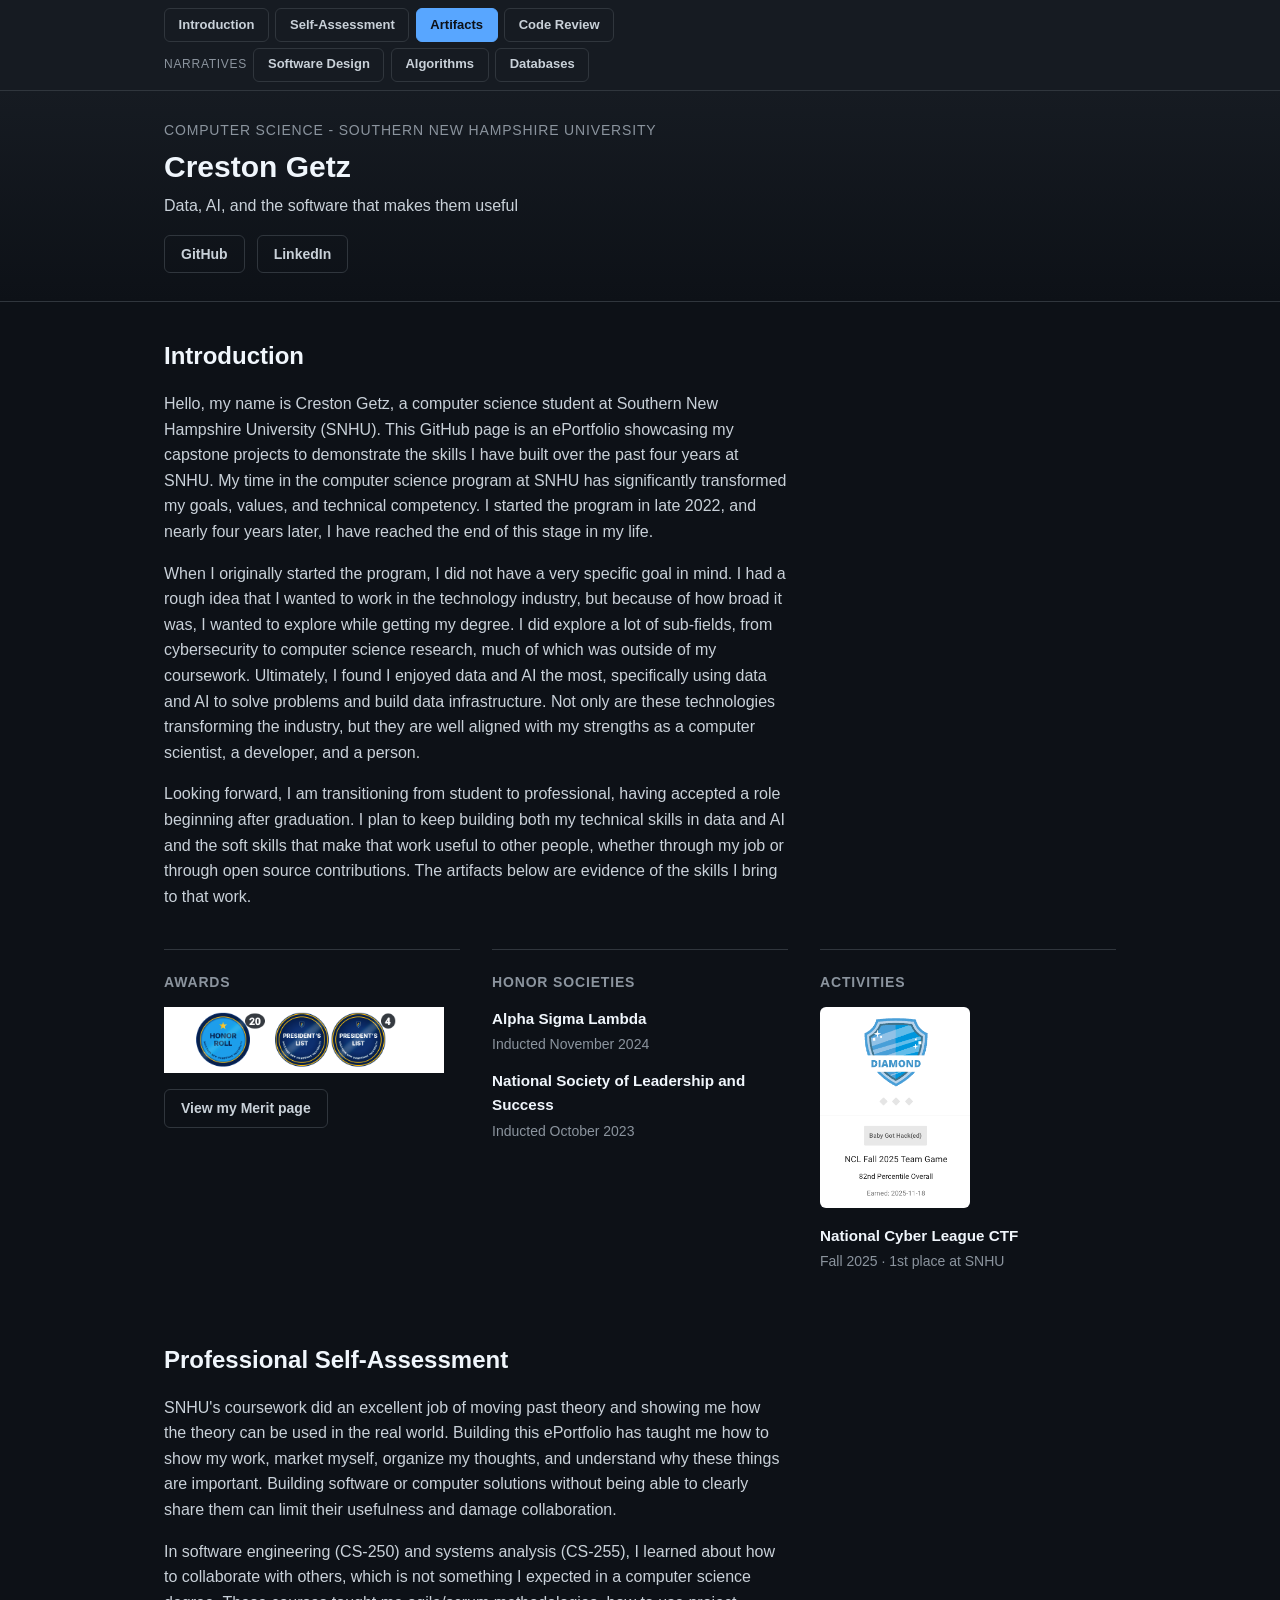
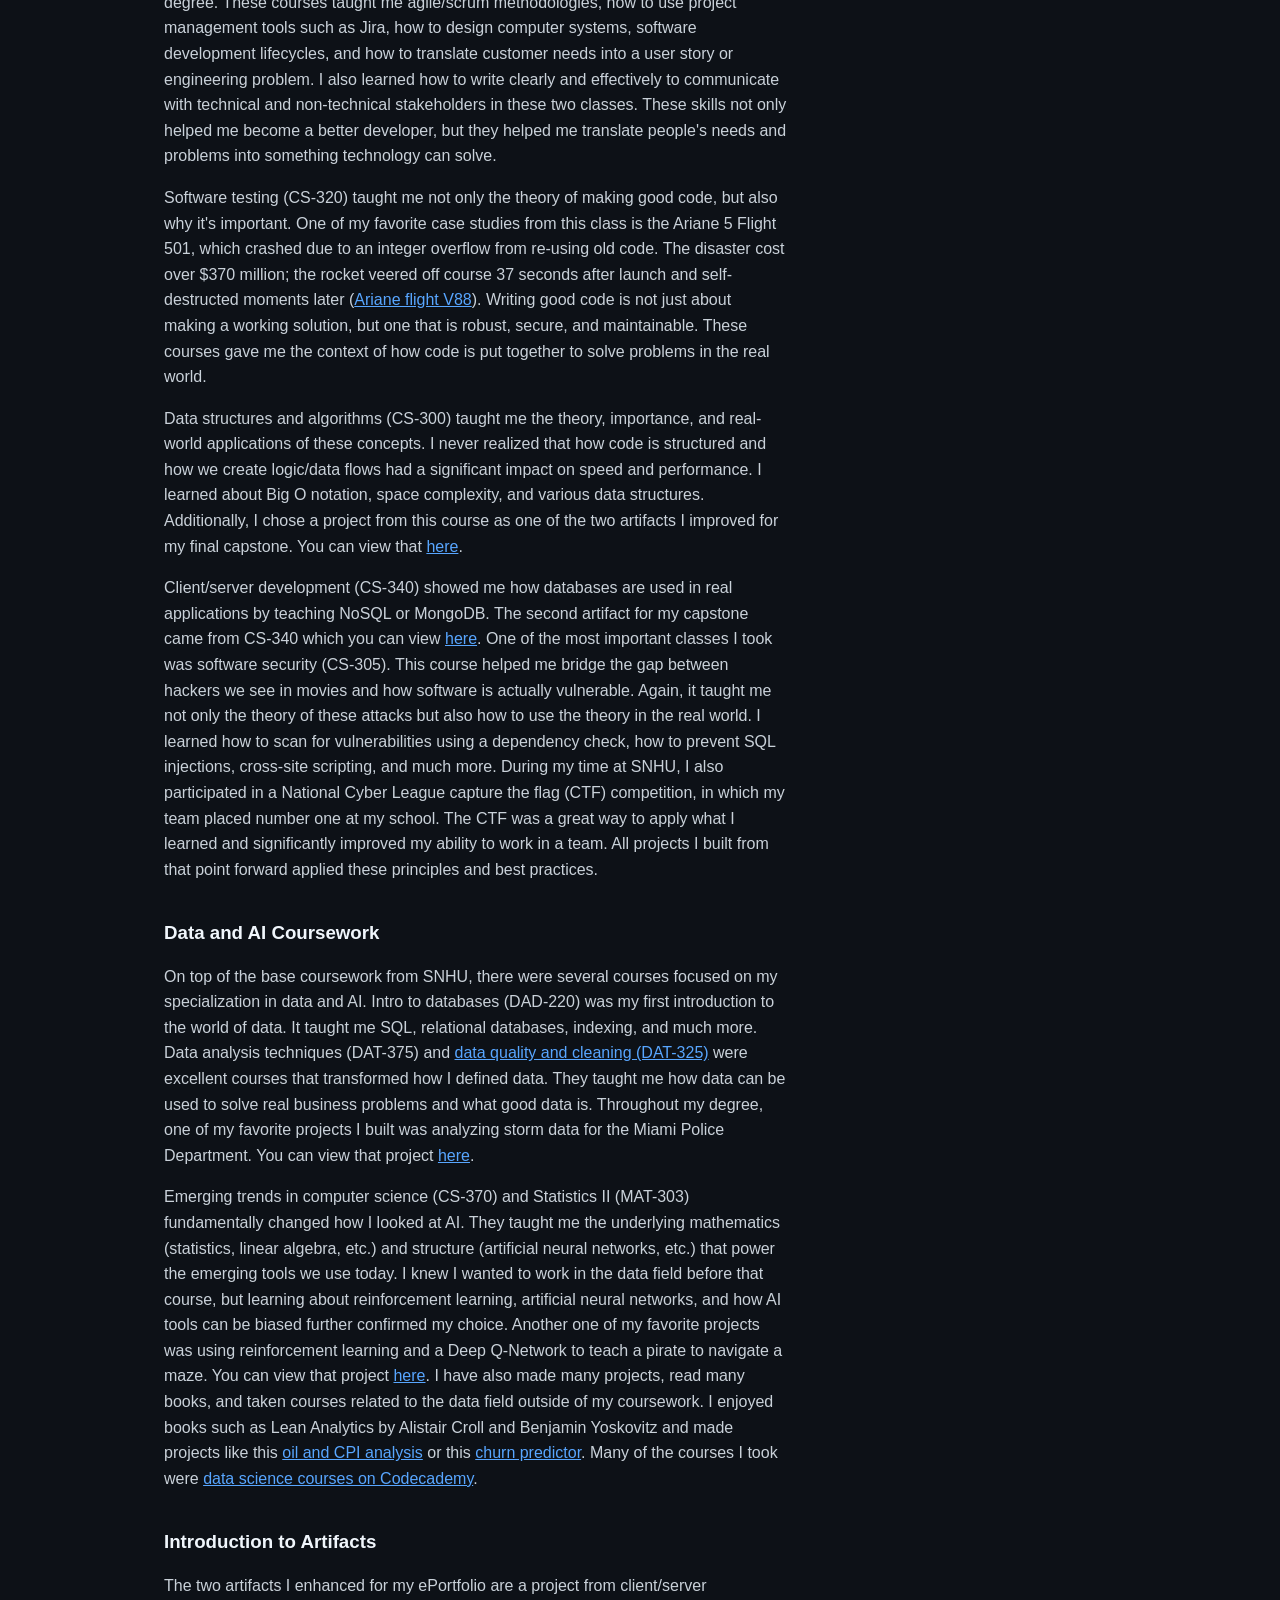
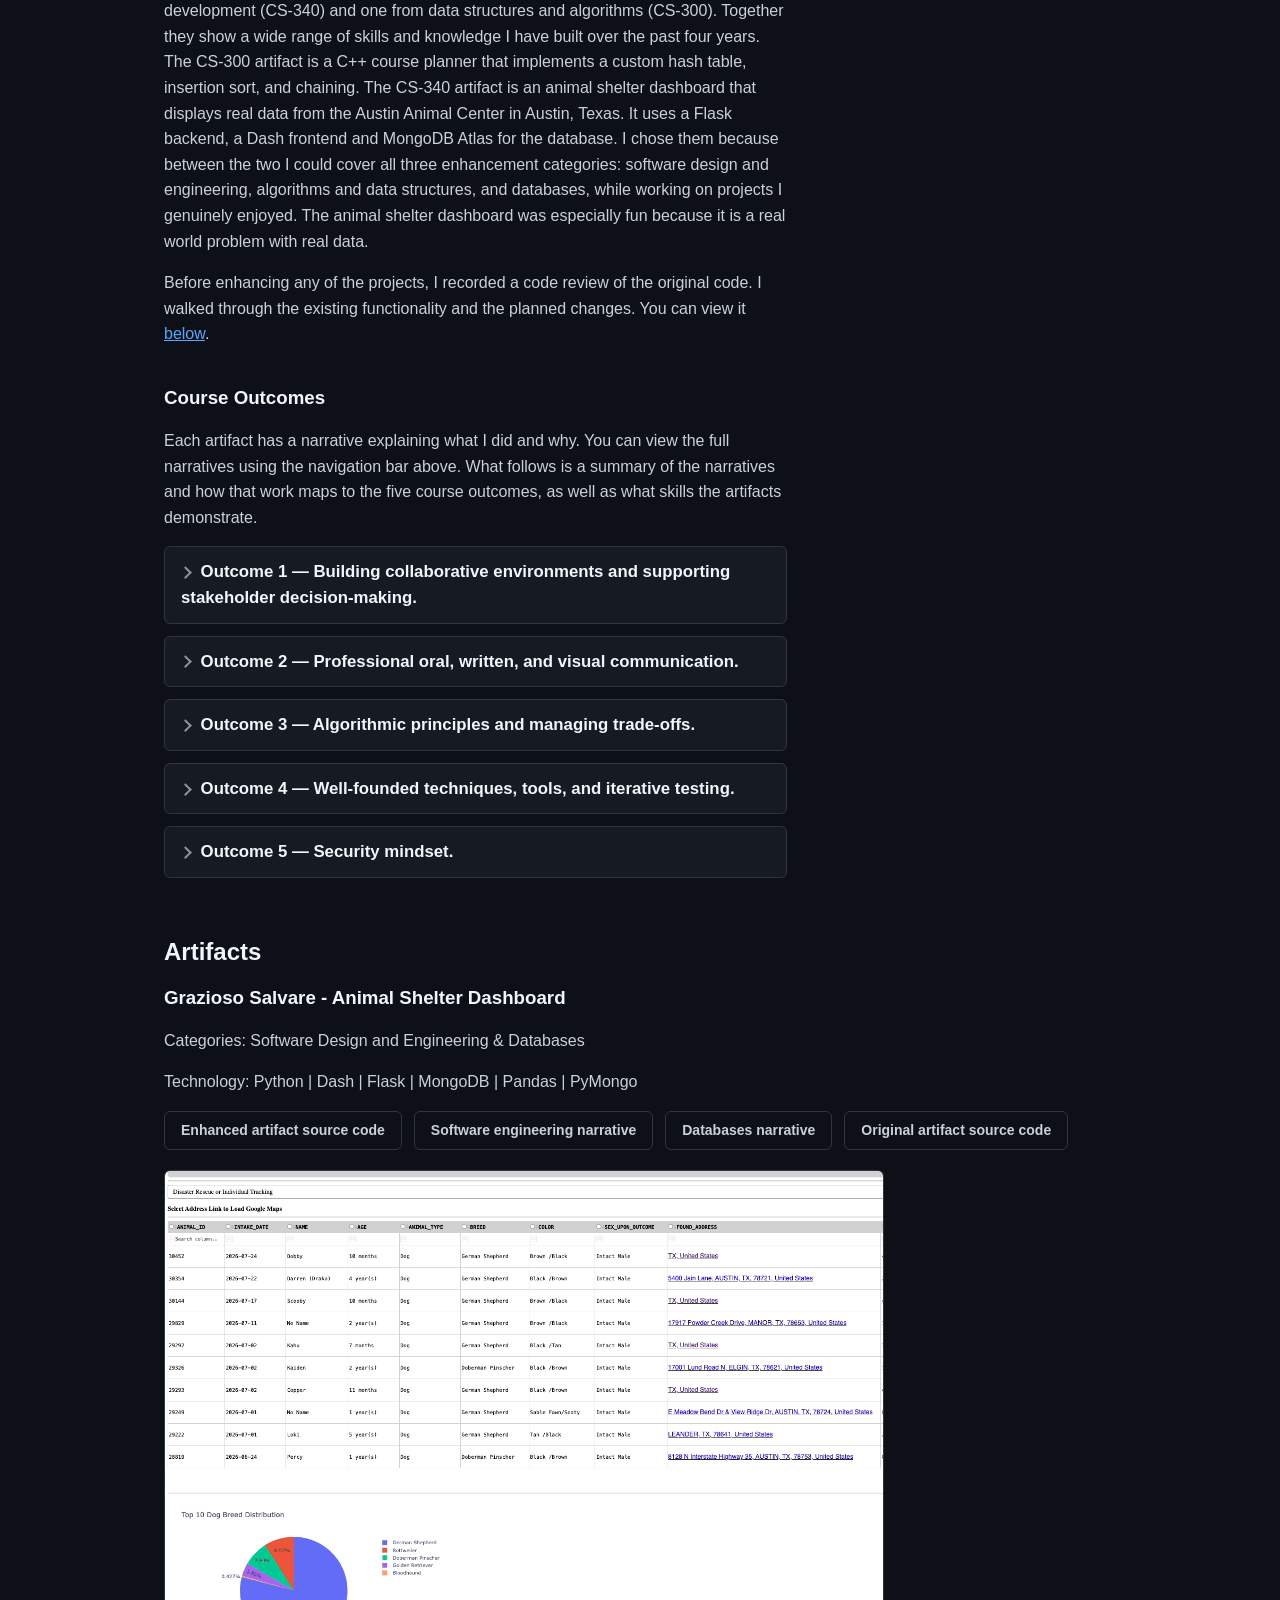
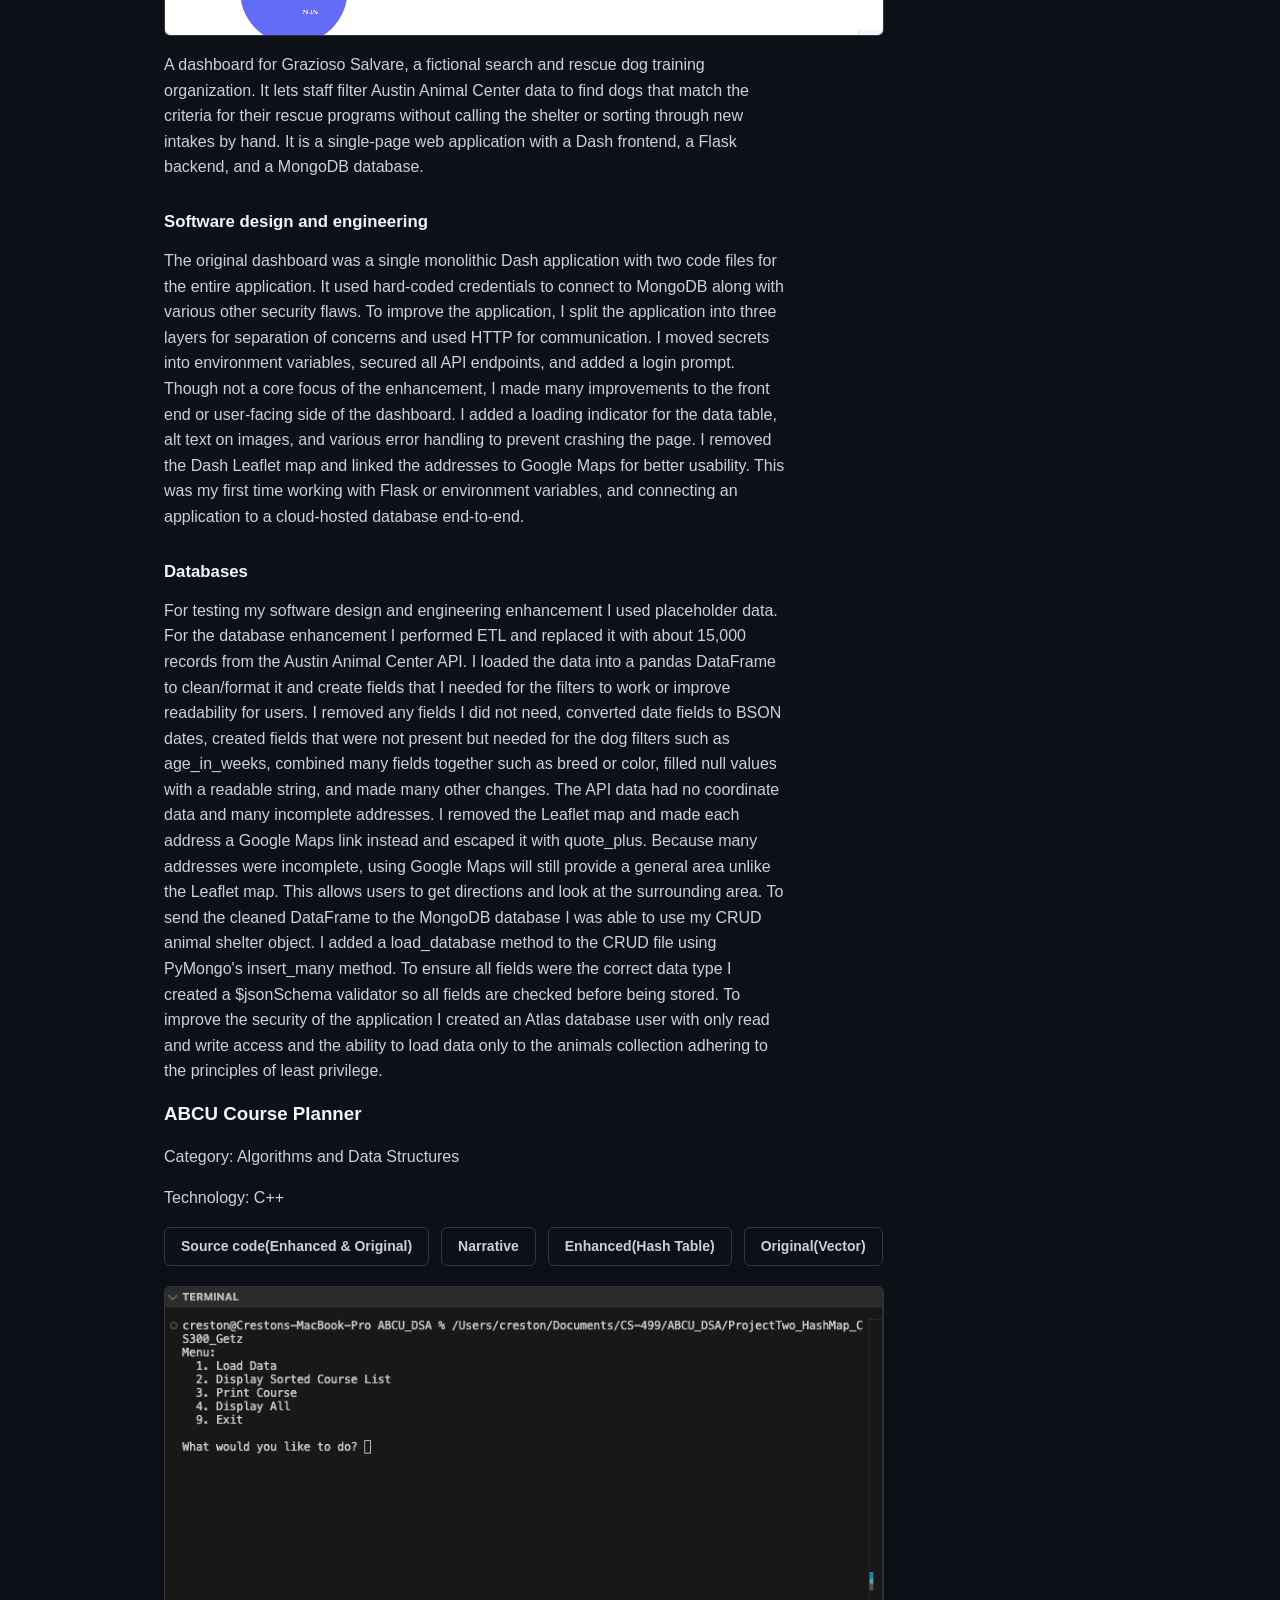
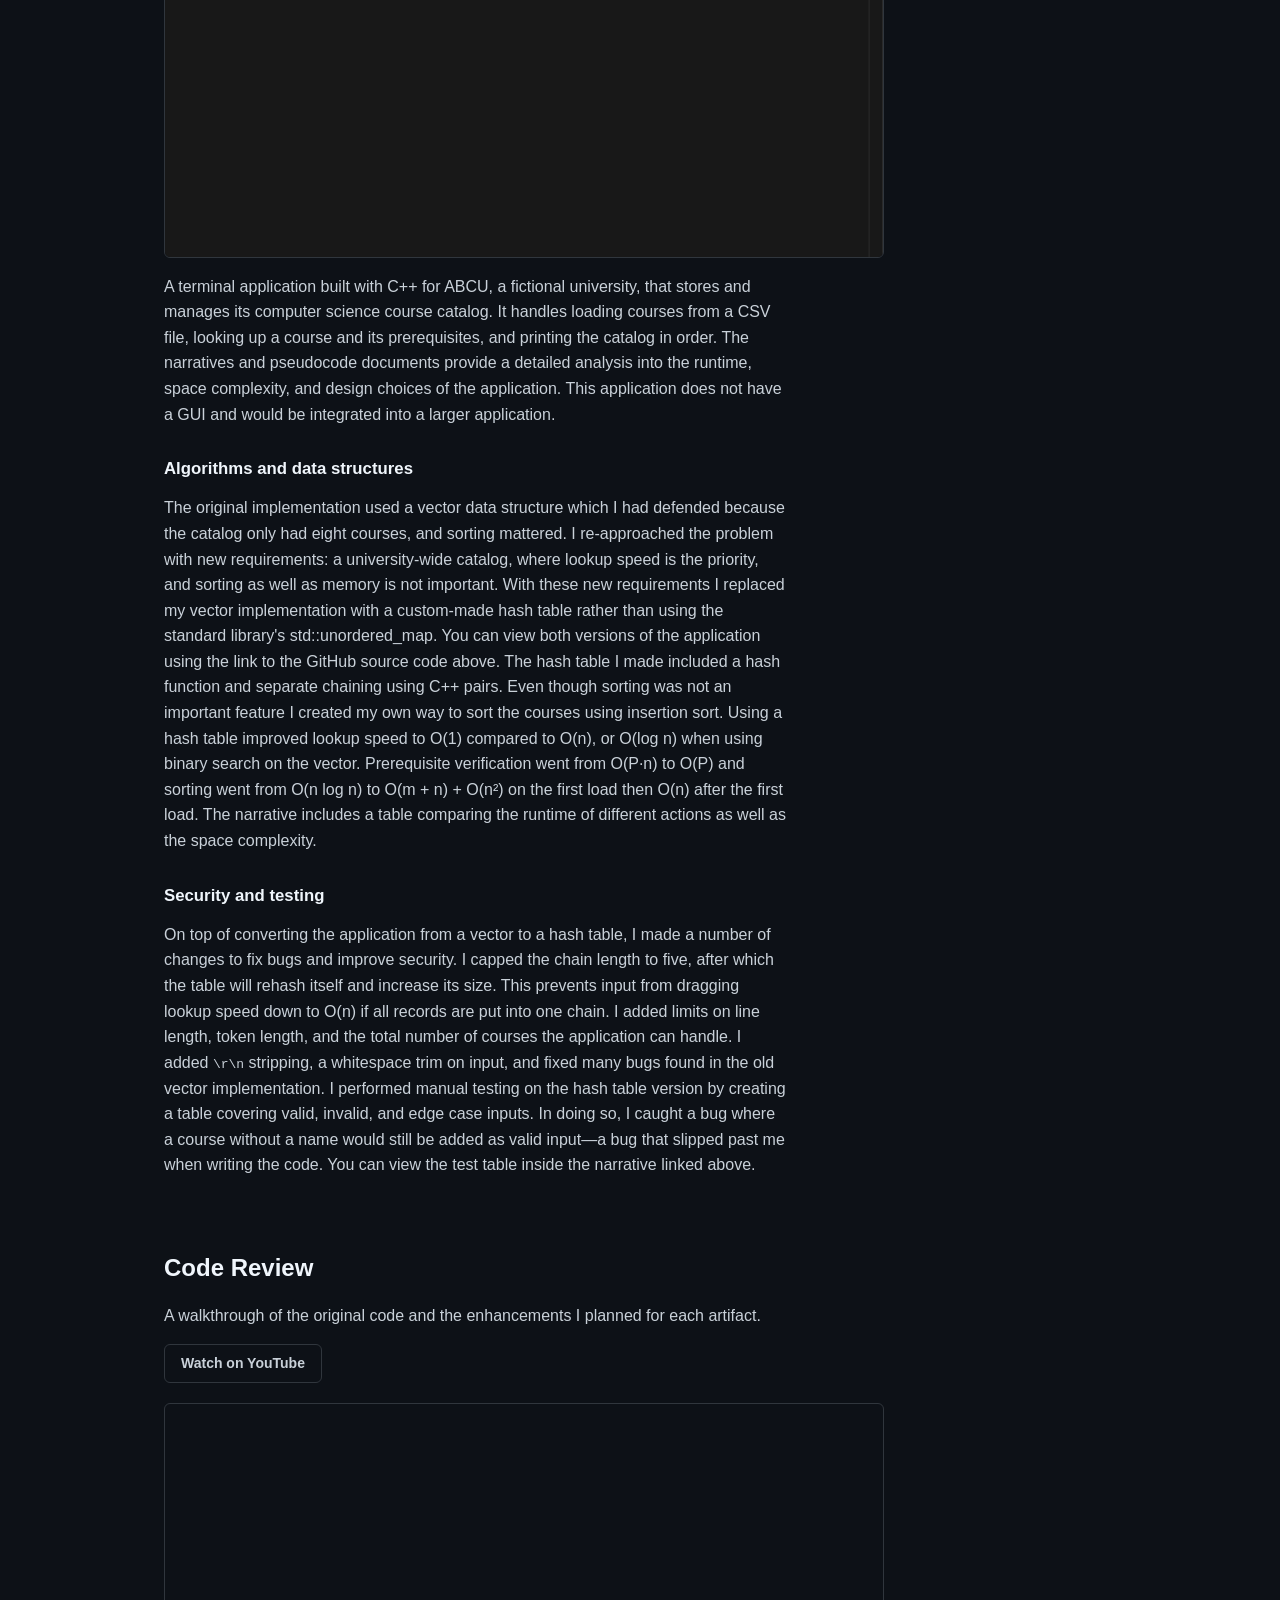
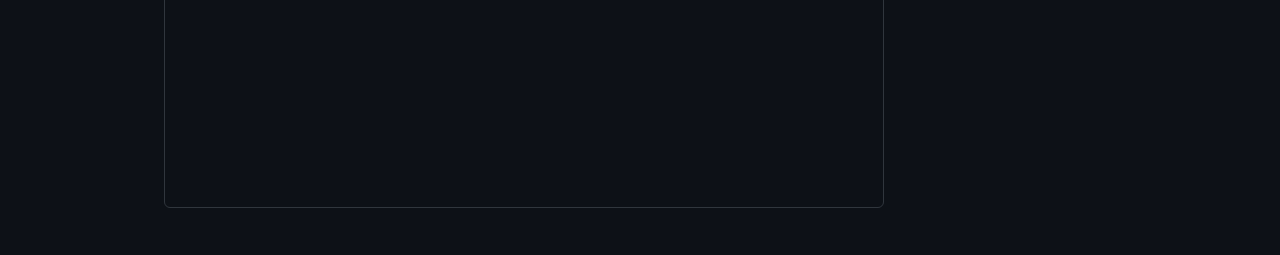
<file: index.html>
<!-- Creston Getz -->
<!-- This is the main HTML file for my ePortfolio 8/10/26 -->
<!-- This code and all HTML files are inspired by https://developer.mozilla.org/en-US/docs/Learn_web_development/Core/Structuring_content/Basic_HTML_syntax -->
<!-- And examples from Claude were used on how to improve UI and UX. It also helped me learn how to connect HTML and CSS -->
 <!-- All writing, organization, and thoughts are my own -->

<!DOCTYPE html>
<html lang="en">

<head>
    <meta charset="UTF-8">
    <meta name="viewport" content="width=device-width, initial-scale=1.0">
    <title>Creston Getz | Computer Science ePortfolio</title>
    <link rel="stylesheet" href="style.css">
</head>

<body>
    <nav class="navbar" aria-label="Site navigation">
        <div class="navbar-inner">
            <div class="navbar-row">
                <a class="btn" href="#intro">Introduction</a>
                <a class="btn" href="#self-assessment">Self-Assessment</a>
                <a class="btn btn-primary" href="#artifacts">Artifacts</a>
                <a class="btn" href="#code-review">Code Review</a>
            </div>

            <div class="navbar-row">
                <span class="navbar-label">Narratives</span>
                <a class="btn" href="software-design-narrative.html">Software Design</a>
                <a class="btn" href="algorithms-narrative.html">Algorithms</a>
                <a class="btn" href="databases-narrative.html">Databases</a>
            </div>
        </div>
    </nav>

    <header class="hero">
        <div class="hero-inner">
            <p class="eyebrow">Computer Science - Southern New Hampshire University</p>
            <h1>Creston Getz</h1>
            <p class="tagline">Data, AI, and the software that makes them useful</p>

            <div class="buttons">
                <a class="btn" href="https://github.com/crestongetz">GitHub</a>
                <a class="btn" href="https://www.linkedin.com/in/creston-getz/">LinkedIn</a>
            </div>
        </div>
    </header>

    <section id="intro" class="section intro">
        <h2>Introduction</h2>

        <p>
            Hello, my name is Creston Getz, a computer science student at Southern New Hampshire
            University (SNHU). This GitHub page is an ePortfolio showcasing my capstone projects to
            demonstrate the skills I have built over the past four years at SNHU.
            My time in the computer science program at SNHU has significantly transformed my goals, values,
            and technical competency. I started the program in late 2022, and nearly four years later,
            I have reached the end of this stage in my life.
        </p>
        <p>
            When I originally started the program, I did not have a very specific goal in mind.
            I had a rough idea that I wanted to work in the technology industry,
            but because of how broad it was, I wanted to explore while getting my degree. I did explore a lot of
            sub-fields, from cybersecurity to computer science research, much of which was outside of my coursework. Ultimately,
            I found I enjoyed data and AI the most, specifically using data and AI to solve problems
            and build data infrastructure. Not only are these technologies transforming the industry,
            but they are well aligned with my strengths as a computer scientist, a developer, and a person.
        </p>
        <p>
            Looking forward, I am transitioning from student to professional, having accepted a
            role beginning after graduation. I plan to keep building both my technical skills in
            data and AI and the soft skills that make that work useful to
            other people, whether through my job or through open source contributions.
            The artifacts below are evidence of the skills I bring to that work.
        </p>

        <div class="recognition">
            <div>
                <h3>Awards</h3>
                <img class="merit-badges" src="assets/merit-badges.png"
                     alt="Honor Roll and President's List award badges">
                <a class="btn" href="https://meritpages.com/crestongetz">View my Merit page</a>
            </div>

            <div>
                <h3>Honor Societies</h3>
                <ul class="honors">
                    <li>
                        <strong>Alpha Sigma Lambda</strong>
                        <span>Inducted November 2024</span>
                    </li>
                    <li>
                        <strong>National Society of Leadership and Success</strong>
                        <span>Inducted October 2023</span>
                    </li>
                </ul>
            </div>

            <div>
                <h3>Activities</h3>
                <img class="ncl-badge" src="assets/NCL-Badge.png"
                     alt="National Cyber League Fall 2025 Team Game badge: Diamond tier, team
                          Baby Got Hack(ed), 82nd percentile overall, earned November 18, 2025">
                <ul class="honors">
                    <li>
                        <strong>National Cyber League CTF</strong>
                        <span>Fall 2025 &middot; 1st place at SNHU</span>
                    </li>
                </ul>
            </div>
        </div>
    </section>

    <section id="self-assessment" class="section">
        <h2>Professional Self-Assessment</h2>

        <p>
            SNHU's coursework did an excellent job of moving past theory and showing me how the
            theory can be used in the real world. Building this ePortfolio has taught me how to
            show my work, market myself, organize my thoughts, and understand why these things
            are important. Building software or computer solutions without being able to clearly
            share them can limit their usefulness and damage collaboration.
        </p>

        <p>
            In software engineering (CS-250) and systems analysis (CS-255), I learned about how to collaborate with others, which is not
            something I expected in a computer science degree. These courses taught me
            agile/scrum methodologies, how to use project management tools such as Jira, how to
            design computer systems, software development lifecycles, and how to translate
            customer needs into a user story or engineering problem. I also learned how to write
            clearly and effectively to communicate with technical and non-technical stakeholders
            in these two classes. These skills not only helped me become a better developer,
            but they helped me translate people's needs and problems into something technology can solve.
        </p>

        <p>
            Software testing (CS-320) taught me not only the theory of making good code, but also
            why it's important. One of my favorite case studies from this class is the Ariane 5
            Flight 501, which crashed due to an integer overflow from re-using old code. The
            disaster cost over $370 million; the rocket veered off course 37 seconds after
            launch and self-destructed moments later
            (<a href="https://en.wikipedia.org/wiki/Ariane_flight_V88">Ariane flight V88</a>).
            Writing good code is not just about making a working solution, but one that is robust,
            secure, and maintainable. These courses gave me the context of how code is put together to solve problems in
            the real world.
        </p>

        <p>
            Data structures and algorithms (CS-300) taught me the theory, importance, and
            real-world applications of these concepts. I never realized that how code is structured and how we
            create logic/data flows had a significant impact on speed and performance. I learned
            about Big O notation, space complexity, and various data structures. Additionally, I
            chose a project from this course as one of the two artifacts I improved for my final
            capstone. You can view that <a href="https://github.com/crestongetz/ABCU-Course-Planner">here</a>.
        </p>

        <p>
            Client/server development (CS-340) showed me how databases are used in real
            applications by teaching NoSQL or MongoDB. The second artifact for my capstone came
            from CS-340 which you can view <a href="https://github.com/crestongetz/Animal-Shelter-Dashboard-Grazioso-Salvare">here</a>.
            One of the most important classes I took was software security (CS-305). This course helped
            me bridge the gap between hackers we see in movies and how software is actually
            vulnerable. Again, it taught me not only the theory of these attacks but also how to
            use the theory in the real world. I learned how to scan for vulnerabilities using a
            dependency check, how to prevent SQL injections, cross-site scripting, and much more.
            During my time at SNHU, I also participated in a National Cyber League capture the flag (CTF) competition,
            in which my team placed number one at my school. The CTF was a great way to apply
            what I learned and significantly improved my ability to work in a team.
            All projects I built from that point forward applied these principles and best practices.
        </p>

        <h3>Data and AI Coursework</h3>

        <p>
            On top of the base coursework from SNHU, there were several courses focused on my
            specialization in data and AI. Intro to databases (DAD-220) was my first introduction to the world of data.
            It taught me SQL, relational databases, indexing, and much more. Data analysis techniques (DAT-375) and
            <a href="https://github.com/crestongetz/data-quality-validation-and-hr-data-integration">data quality and cleaning (DAT-325)</a>
            were excellent courses that transformed how I defined data. They taught me how data can be
            used to solve real business problems and what good data is. Throughout my degree, one
            of my favorite projects I built was analyzing storm data for the Miami Police
            Department. You can view that project
            <a href="https://github.com/crestongetz/Storm-Impact-Analysis-on-Property-Crime-Miami-2024-">here</a>.
        </p>

        <p>
            Emerging trends in computer science (CS-370) and Statistics II (MAT-303) fundamentally
            changed how I looked at AI. They taught me the underlying mathematics (statistics, linear algebra, etc.)
            and structure (artificial neural networks, etc.) that power the emerging tools we use today. I knew I wanted to work in the data field
            before that course, but learning about reinforcement learning, artificial neural
            networks, and how AI tools can be biased further confirmed my choice. Another one of my favorite projects was
            using reinforcement learning and a Deep Q-Network to teach a pirate to navigate a
            maze. You can view that project
            <a href="https://github.com/crestongetz/dqn-treasure-maze">here</a>. I have also made many projects, read
            many books, and taken courses related to the data field outside of my coursework. I enjoyed books such as Lean
            Analytics by Alistair Croll and Benjamin Yoskovitz and made projects like this
            <a href="https://github.com/crestongetz/Oil-and-Consumer-Price-Indexes">oil and CPI analysis</a> or this
            <a href="https://github.com/crestongetz/churn-predictor">churn predictor</a>.
            Many of the courses I took were <a href="https://www.codecademy.com/catalog/subject/data-science">data science courses on Codecademy</a>.

        </p>


        <h3>Introduction to Artifacts</h3>

        <p>
            The two artifacts I enhanced for my ePortfolio are a project from client/server development (CS-340)
            and one from data structures and algorithms (CS-300).
            Together they show a wide range of skills and knowledge I have built over the past four years.
            The CS-300 artifact is a C++ course planner that implements a custom hash table, insertion sort,
            and chaining. The CS-340 artifact is an animal shelter dashboard that displays real data from the
            Austin Animal Center in Austin, Texas. It uses a Flask backend, a Dash frontend and MongoDB Atlas
            for the database. I chose them because between the two I could cover all three enhancement
            categories: software design and engineering, algorithms and data structures, and databases,
            while working on projects I genuinely enjoyed. The animal shelter dashboard was especially
            fun because it is a real world problem with real data.
        </p>
        <p>
            Before enhancing any of the projects, I recorded a code review of the original code.
            I walked through the existing functionality and the planned changes. You can view it
            <a href="#code-review">below</a>.
        </p>

        <h3>Course Outcomes</h3>

        <p>
            Each artifact has a narrative explaining what I did and why. You can view the full narratives using the 
            navigation bar above. What follows is a summary of the narratives and how
            that work maps to the five course outcomes, as well as what skills the artifacts demonstrate.
        </p>

        <details class="outcome">
        <summary><h4>Outcome 1 — Building collaborative environments and supporting stakeholder decision-making.</h4></summary>

        <p>
            Many of the enhancements were made with other developers or stakeholders in mind. The code review walked
            through the original code and planned changes with an audience of peers or a manager in mind.
            I explained the functionality of the code, analyzed my code for errors/bugs, and walked through
            the planned enhancements before performing any of them. All of the artifacts were built so someone
            else could pick up my work. The animal shelter dashboard has extensive comments and documentation,
            and so does the ABCU course planner. The code review and code comments demonstrate the ability to talk about best practices
            in team environments. Both artifacts include code that improves maintainability,
            such as the RESCUE_QUERIES dictionary in the CRUD layer for the animal shelter dashboard. A technical stakeholder
            can change the search criteria for a new program in one central place. Having the animal shelter dashboard
            use a Flask backend allows for a front-end developer to build a new dashboard without needing to build a new backend.
        </p>
        </details>

        <details class="outcome">
        <summary><h4>Outcome 2 — Professional oral, written, and visual communication.</h4></summary>

        <p>
            This portfolio is a demonstration of all three forms: the code review video, three written narratives, this ePortfolio,
            and the animal shelter dashboard itself. The code review was recorded with a professional technical audience in mind; because it
            was made for peers, it is an informal code review. The written narratives provide a more formal explanation and walkthrough
            of the changes made. The ABCU course planner and database narratives include tables, screenshots, and links to better
            demonstrate the changes made. The ePortfolio itself is a visual demonstration of my work, with links, pictures, and written explanations.
            The animal shelter dashboard was built for non-technical stakeholders and highlights my ability to improve user experience. The
            data for the dashboard was cleaned and formatted to be more legible and useful to the needs of that specific user. I also added
            a loading indicator, alt text, and various error handling to improve the user experience.
        </p>
        </details>

        <details class="outcome">
        <summary><h4>Outcome 3 — Algorithmic principles and managing trade-offs.</h4></summary>

        <p>
            The ABCU course planner directly demonstrates my ability to apply algorithmic principles and manage the
            trade-offs that come with them. The original course planner used a vector data structure, which I defended at the
            time because the number of courses was small and sorting was important. For my enhancement I re-approached the
            application with different requirements where lookup speed was a priority, sorting was less important, and memory
            was not a constraint. Under these new requirements I replaced the vector with a custom-made hash table using chaining.
            This brought the lookup from O(n), or O(log n) with binary search, down to O(1). However, it came with trade-offs.
            The hash table sorts courses at O(n²) with the insertion sort method I wrote and increases the space complexity from O(n) to O(m + n).
            To back up my decision to use a hash table I created a comparison table that compared the runtimes and space complexity
            of each action which can be found in the narrative. I made similar decisions with the animal shelter database.
            I originally considered using an aggregation pipeline and an index in my plan, but decided against both for the current data size.
            In the narratives I explained what would need to change if either the ABCU course planner or the animal shelter dashboard needed to scale up in the future.
            Such as adding an index to the database or using the standard library's sort method to improve sort time to O(n log n).
        </p>
        </details>

        <details class="outcome">
        <summary><h4>Outcome 4 — Well-founded techniques, tools, and iterative testing.</h4></summary>

        <p>
            The original animal shelter dashboard had a monolithic architecture. I demonstrated my ability to create industry standard software design
            by splitting the application into three separate layers: a Flask backend, a MongoDB Atlas database, and a Dash frontend.
            The backend handles all communication with the database and business logic, while the frontend handles all user interaction.
            These layers communicate over HTTP allowing all layers to be maintained and updated independently making the code efficient and robust.
            To deliver value to stakeholders the dashboard uses real data. I pulled about 15,000 records from the Austin Animal Center API,
            cleaned it with pandas, and loaded it into MongoDB Atlas. Using the real data is what makes the dashboard something an actual
            dog rescue company could use. I demonstrated iterative testing with the ABCU course planner. I created a table of eleven test cases that
            covered valid, invalid, or edge case input. I ran these tests manually according to my plan. I found a bug in test nine where
            a course in the csv file with only a course number and no course name was erroneously being added to the hash table.
            I fixed the bug by adding <code>|| tokens[0].empty() || tokens[1].empty()</code> to the if statement in the <code>readFileAndStore</code> method.
            All of the work I did not do was documented in the narratives, such as automatic data loads, backups, and indexing.
            This demonstrates my ability to document future improvements for other developers or stakeholders to understand what improvements could be made and
            why they were not made.
        </p>
        </details>

        <details class="outcome">
        <summary><h4>Outcome 5 — Security mindset.</h4></summary>

        <p>
            The original animal shelter dashboard had no security at all. It had hard-coded secrets, no access control, and no input validation.
            I demonstrated my security mindset by adding various security features to the front facing dashboard, as well as the backend and database.
            When making the requirements for the dashboard I demonstrated my ability to address security flaws in software architecture by planning the
            following changes before performing them. I first removed all hard-coded secrets and moved them into environment variables, added a login
            prompt, and secured the API endpoints with an API key that will return a 401 if it is missing. I first considered using JWTs for authentication,
            but decided against them because every user of the dashboard will have the same permissions. Instead I opted for using an API key to secure the endpoints.
            For the database of the dashboard I created a least-privilege Atlas user with only read and write access to the animals collection, added a
            $jsonSchema validator so every field is the correct type, and kept all filters in a dictionary to prevent NoSQL injection. By adding a validator and
            a dictionary of filters I demonstrated my ability to ensure all data are validated. Similarly, I used quote_plus to escape address data before
            it goes to the Google Maps URL.
        </p>
        <p>
            In the ABCU course planner I added additional security features to follow security best practices. I first capped the length of chains to five, after
            which the hash table will rehash itself and increase its size. This will prevent either a malicious or careless actor from forcing too many collisions
            and dragging the lookup speed down to O(n). I also added limits on the length of lines, tokens, and the total number of courses.
            I demonstrated my ability to consider future changes to applications by discussing the flaws and considerations of my changes in the narratives.
            I identified the security implications of using an API key for authentication and how the CSV file for the course planner is assumed to come from
            a trusted source. I also discussed why I made the decisions I did and how they can be edited or improved in the future.
        </p>
        </details>

    </section>


    <section id="artifacts" class="section">
        <h2>Artifacts</h2>

        <h3>Grazioso Salvare - Animal Shelter Dashboard</h3>
        <p>Categories: Software Design and Engineering &amp; Databases</p>
        <p>Technology: Python | Dash | Flask | MongoDB | Pandas | PyMongo</p>
        <div class="buttons">
            <a class="btn" href="https://github.com/crestongetz/Animal-Shelter-Dashboard-Grazioso-Salvare">Enhanced artifact source code</a>
            <a class="btn" href="software-design-narrative.html">Software engineering narrative</a>
            <a class="btn" href="databases-narrative.html">Databases narrative</a>
            <a class="btn" href="https://github.com/crestongetz/Animal-Shelter-WebDashboard-Grazioso-Salvare/tree/main">Original artifact source code</a>
        </div>

        <figure class="artifact-demo">
            <img src="assets/Animal_DashbaordGIF.gif"
                 alt="Screen recording of the Grazioso Salvare dashboard: filtering rescue dogs by
                      training type and updating the results table and breed chart">
        </figure>


            <p>
                A dashboard for Grazioso Salvare, a fictional search and rescue dog training
                organization. It lets staff filter Austin Animal Center data to find dogs that
                match the criteria for their rescue programs without calling the shelter
                or sorting through new intakes by hand.
                It is a single-page web application with a Dash frontend, a Flask backend, and a MongoDB database.
            </p>

            <h4>Software design and engineering</h4>
            <p>
                The original dashboard was a single monolithic Dash application with two code files for the entire
                application. It used hard-coded credentials to connect to MongoDB along with various other security flaws.
                To improve the application, I split the application into three layers for separation of concerns and
                used HTTP for communication. I moved secrets into environment variables, secured all API endpoints, and
                added a login prompt. Though not a core focus of the enhancement, I made many improvements to the front end or
                user-facing side of the dashboard. I added a loading indicator for the data table, alt text on images,
                and various error handling to prevent crashing the page. I removed the Dash Leaflet map and linked
                the addresses to Google Maps for better usability. This was my first time working with Flask or
                environment variables, and connecting an application to a cloud-hosted database end-to-end.
            </p>

            <h4>Databases</h4>
            <p>
                For testing my software design and engineering enhancement I used placeholder data. For the database
                enhancement I performed ETL and replaced it with about 15,000 records from the Austin Animal Center API.
                I loaded the data into a pandas DataFrame to clean/format it and create fields that I needed for the filters
                to work or improve readability for users. I removed any fields I did not need, converted date fields
                to BSON dates, created fields that were not present but needed for the dog filters such as age_in_weeks,
                combined many fields together such as breed or color, filled null values with a readable string, and
                made many other changes. The API data had no coordinate data and many incomplete addresses. I removed
                the Leaflet map and made each address a Google Maps link instead and escaped it with quote_plus.
                Because many addresses were incomplete, using Google Maps will still provide a general area
                unlike the Leaflet map. This allows users to get directions and look at the surrounding area.
                To send the cleaned DataFrame to the MongoDB database I was able to use my CRUD animal shelter object.
                I added a load_database method to the CRUD file using PyMongo's insert_many method. To ensure
                all fields were the correct data type I created a $jsonSchema validator so all fields are
                checked before being stored. To improve the security of the application I created an Atlas
                database user with only read and write access and the ability to load data only to the
                animals collection adhering to the principles of least privilege.
            </p>

        <h3>ABCU Course Planner</h3>
        <p>Category: Algorithms and Data Structures</p>
        <p>Technology: C++</p>
        <div class="buttons">
            <a class="btn" href="https://github.com/crestongetz/ABCU-Course-Planner">Source code(Enhanced  &amp; Original)</a>
            <a class="btn" href="algorithms-narrative.html">Narrative</a>
            <a class="btn" href="https://github.com/crestongetz/ABCU-Course-Planner/blob/main/ProjectTwo_HashMap_CS300_Getz.cpp">Enhanced(Hash Table)</a>
            <a class="btn" href="https://github.com/crestongetz/ABCU-Course-Planner/blob/main/ProjectTwo_CS300.cpp">Original(Vector)</a>
        </div>

        <figure class="artifact-demo">
            <img src="assets/ABCU-GIF.gif"
                 alt="Screen recording of the ABCU course planner CLI. Loading the course file from the menu, then looking up a course and printing it with its prerequisites">
        </figure>

        <p>
            A terminal application built with C++ for ABCU, a fictional university, that stores
            and manages its computer science course catalog. It handles loading courses from a
            CSV file, looking up a course and its prerequisites, and printing the catalog in
            order. The narratives and pseudocode documents provide a detailed analysis into
            the runtime, space complexity, and design choices of the application.
            This application does not have a GUI and would be integrated into a larger application.
        </p>

        <h4>Algorithms and data structures</h4>
        <p>
            The original implementation used a vector data structure which I had defended because the
            catalog only had eight courses, and sorting mattered. I re-approached the problem with new
            requirements: a university-wide catalog, where lookup speed is the priority, and sorting
            as well as memory is not important. With these new requirements I replaced my vector
            implementation with a custom-made hash table rather than using the standard library's
            std::unordered_map. You can view both versions of the application using the link to
            the GitHub source code above. The hash table I made included a hash function and
            separate chaining using C++ pairs. Even though sorting was not an important feature
            I created my own way to sort the courses using insertion sort. Using a hash
            table improved lookup speed to O(1) compared to O(n), or O(log n) when using
            binary search on the vector. Prerequisite verification went from O(P·n) to O(P)
            and sorting went from O(n log n) to O(m + n) + O(n²) on the first load then O(n)
            after the first load. The narrative includes a table comparing the runtime
            of different actions as well as the space complexity.
        </p>

        <h4>Security and testing</h4>
        <p>
            On top of converting the application from a vector to a hash table, I made a number
            of changes to fix bugs and improve security. I capped the chain length to five,
            after which the table will rehash itself and increase its size. This prevents input
            from dragging lookup speed down to O(n) if all records are put into one chain.
            I added limits on line length, token length, and the total number of courses the
            application can handle. I added <code>\r\n</code> stripping, a whitespace trim
            on input, and fixed many bugs found in the old vector implementation. I performed
            manual testing on the hash table version by creating a table covering valid,
            invalid, and edge case inputs. In doing so, I caught a bug where a course
            without a name would still be added as valid input—a bug that slipped past
            me when writing the code. You can view the test table inside the narrative linked above.
        </p>

    </section>

    <section id="code-review" class="section">
        <h2>Code Review</h2>
        <p>A walkthrough of the original code and the enhancements I planned for each artifact.</p>
        <div class="buttons">
            <a class="btn" href="https://youtu.be/SVfaSDD4TQM">Watch on YouTube</a>
        </div>

        <div class="video-embed">
            <iframe src="https://www.youtube.com/embed/SVfaSDD4TQM"
                    title="Code review of the original CS-499 artifacts"
                    loading="lazy"
                    allow="accelerometer; autoplay; clipboard-write; encrypted-media; gyroscope; picture-in-picture"
                    allowfullscreen></iframe>
        </div>
    </section>

</body>

</html>
</file>
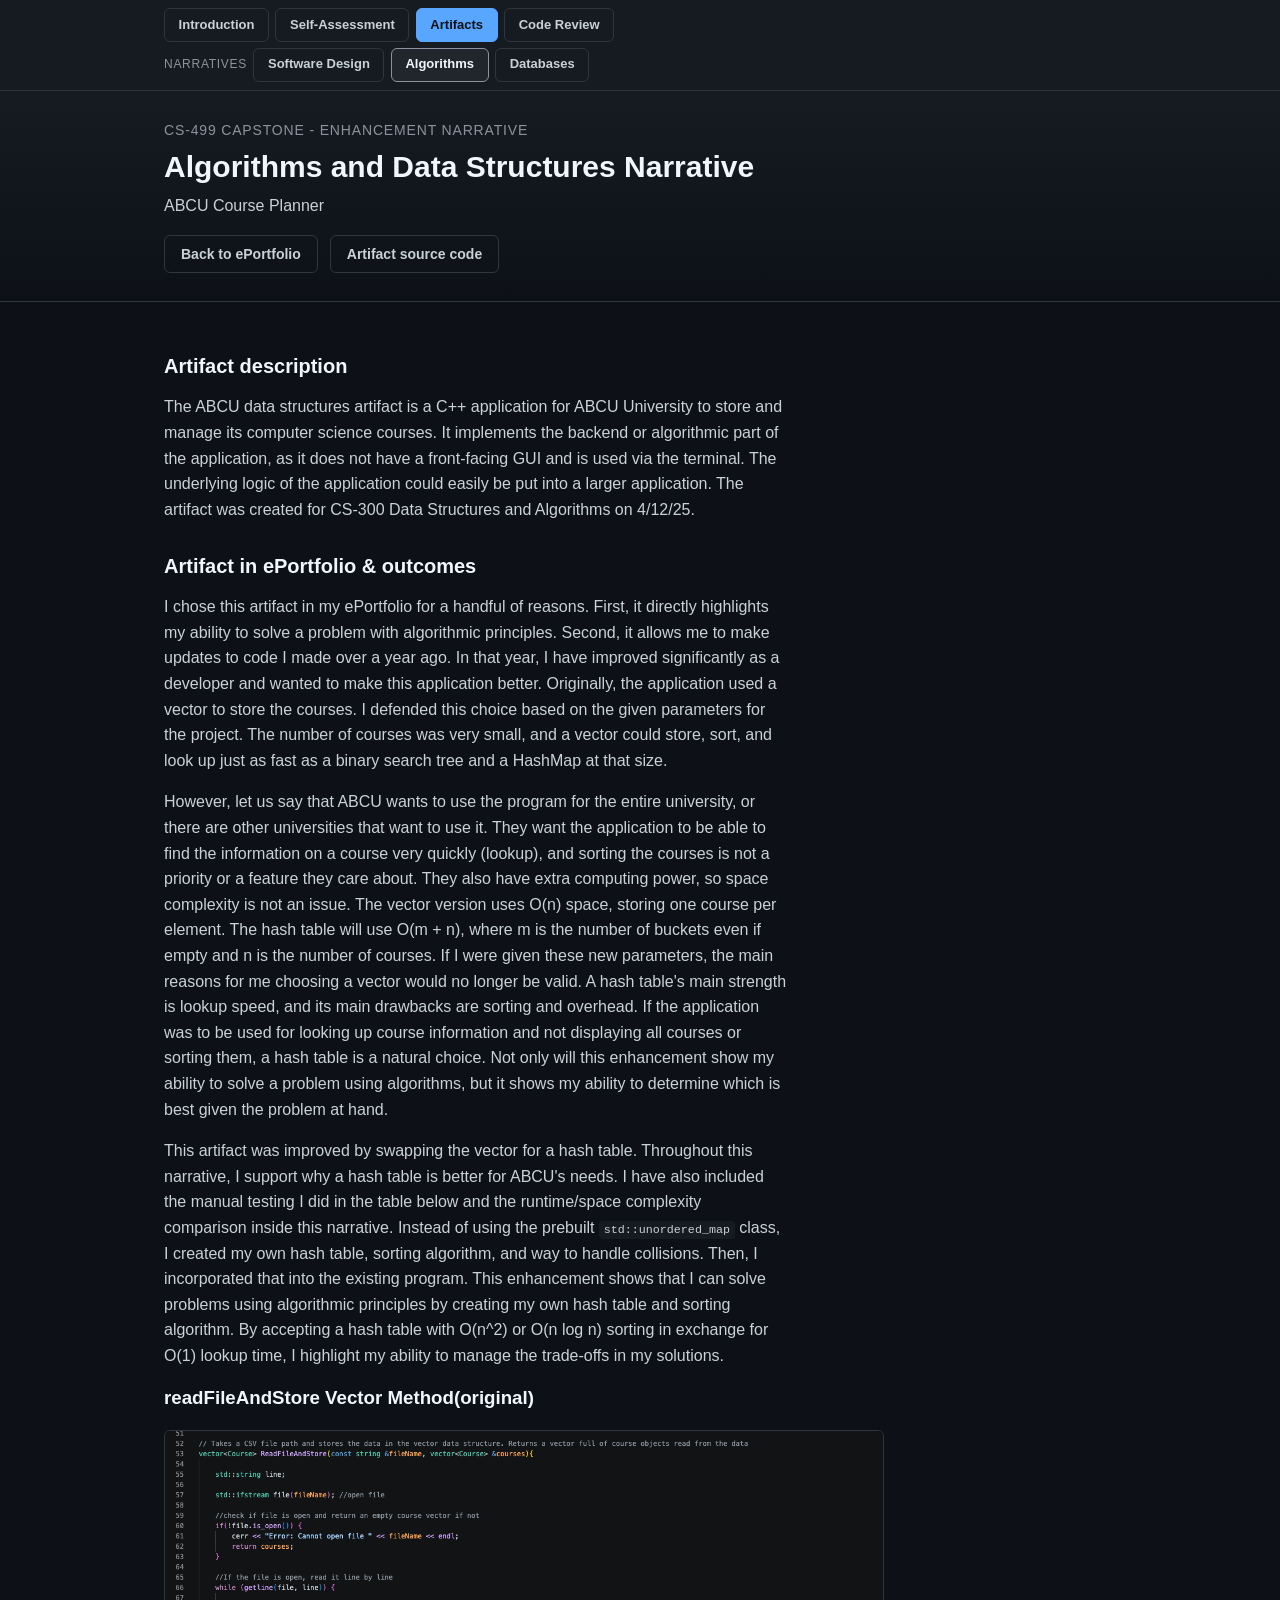
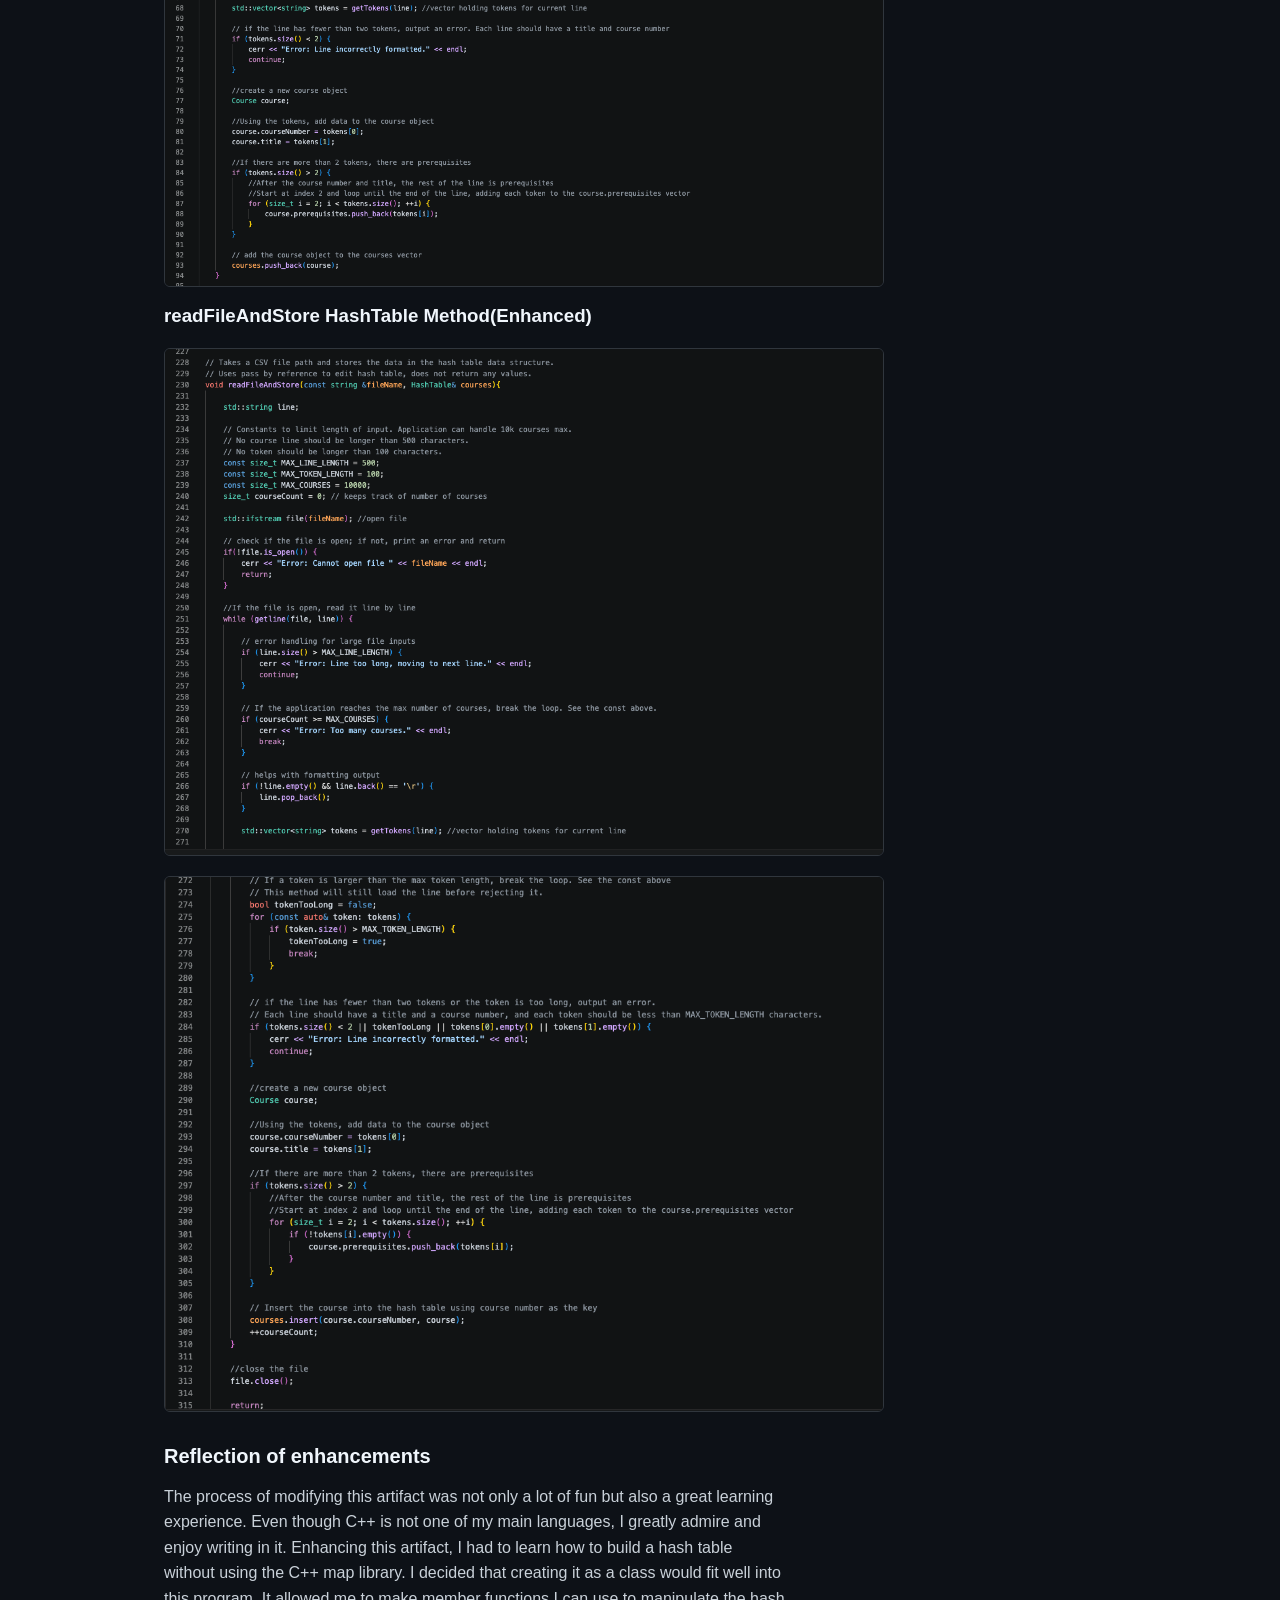
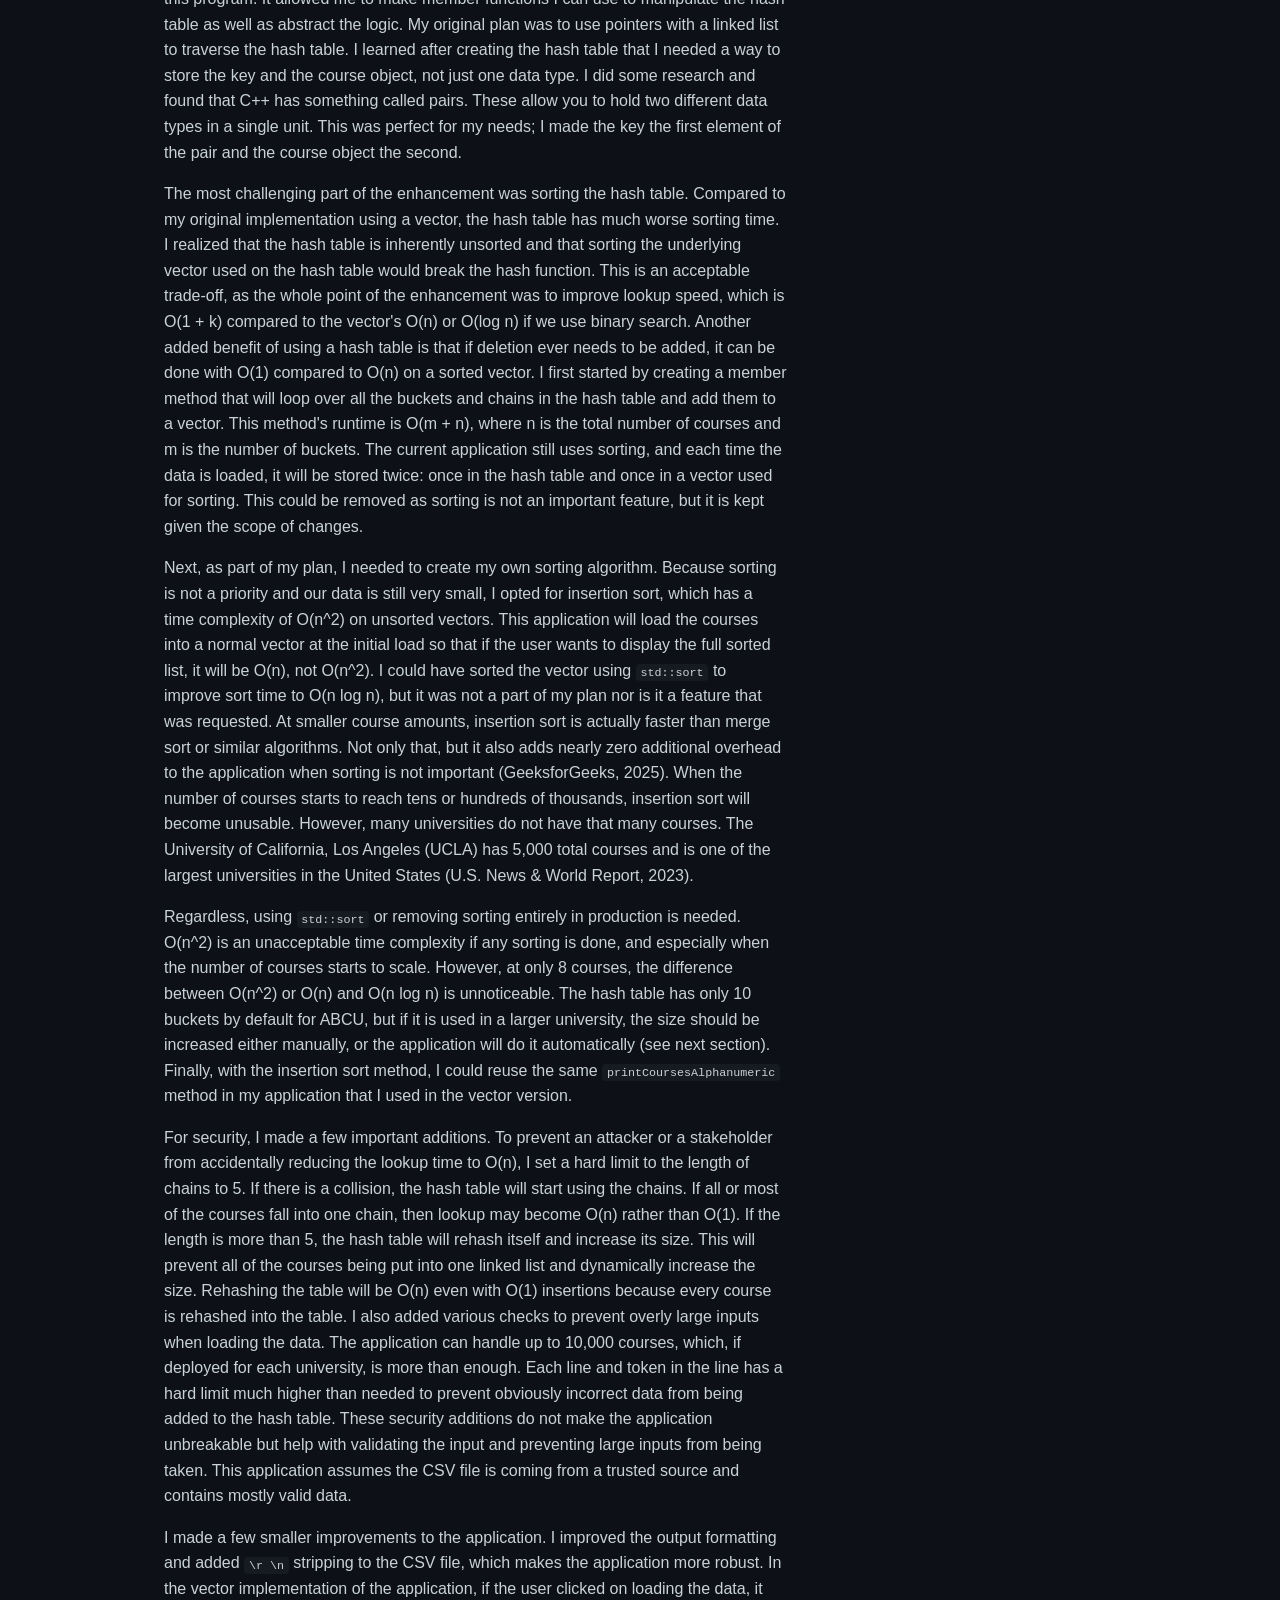
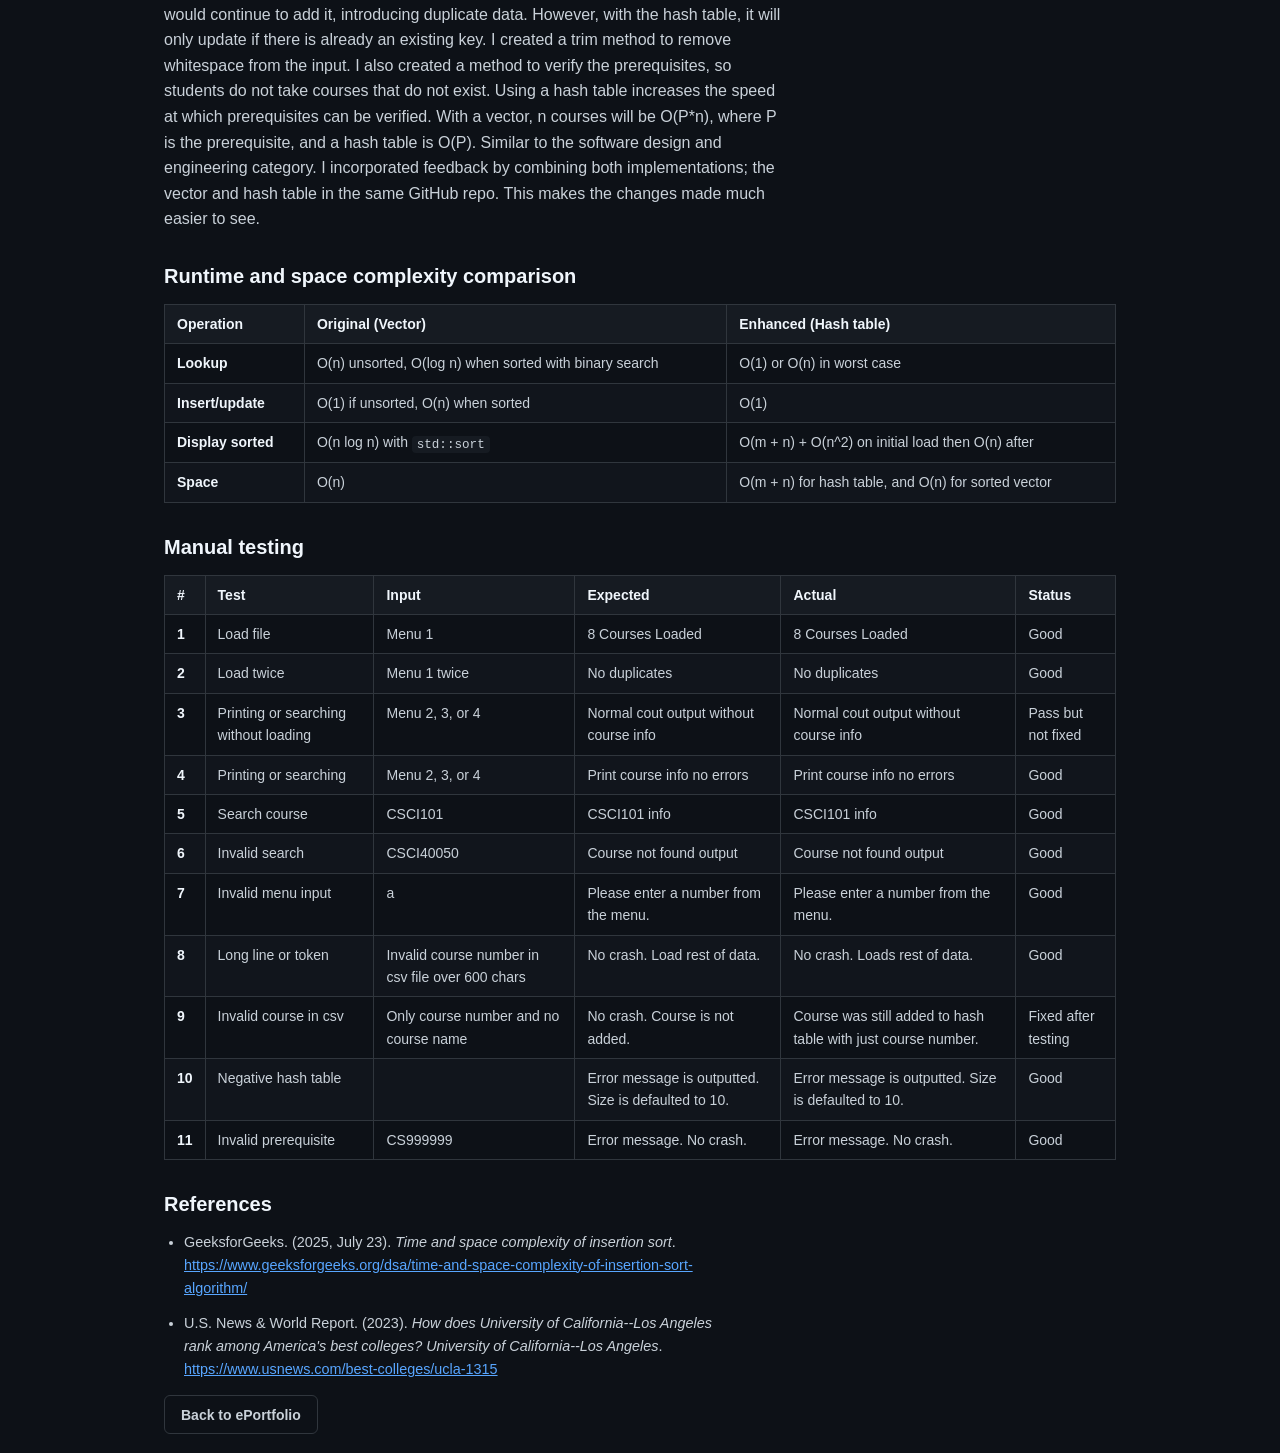
<file: algorithms-narrative.html>
<!-- Creston Getz -->
<!-- This is the  HTML file for my Algorithms and Data Structures narrative 8/10/26 -->
<!-- This code and all HTML files are inspired by https://developer.mozilla.org/en-US/docs/Learn_web_development/Core/Structuring_content/Basic_HTML_syntax -->
<!-- And examples from Claude were used. The creation of the tables was inspired by a specific example from Claude. -->
 <!-- All writing, organization, and thoughts are my own -->

<!DOCTYPE html>
<html lang="en">

<head>
    <meta charset="UTF-8">
    <meta name="viewport" content="width=device-width, initial-scale=1.0">
    <title>Algorithms and Data Structures Narrative | Creston Getz</title>
    <link rel="stylesheet" href="style.css">
</head>

<body>
    <nav class="navbar" aria-label="Site navigation">
        <div class="navbar-inner">
            <div class="navbar-row">
                <a class="btn" href="index.html#intro">Introduction</a>
                <a class="btn" href="index.html#self-assessment">Self-Assessment</a>
                <a class="btn btn-primary" href="index.html#artifacts">Artifacts</a>
                <a class="btn" href="index.html#code-review">Code Review</a>
            </div>

            <div class="navbar-row">
                <span class="navbar-label">Narratives</span>
                <a class="btn" href="software-design-narrative.html">Software Design</a>
                <a class="btn" href="algorithms-narrative.html" aria-current="page">Algorithms</a>
                <a class="btn" href="databases-narrative.html">Databases</a>
            </div>
        </div>
    </nav>

    <header class="hero">
        <div class="hero-inner">
            <p class="eyebrow">CS-499 Capstone - Enhancement Narrative</p>
            <h1>Algorithms and Data Structures Narrative</h1>
            <p class="tagline">ABCU Course Planner</p>

            <div class="buttons">
                <a class="btn" href="index.html">Back to ePortfolio</a>
                <a class="btn" href="https://github.com/crestongetz/ABCU-Course-Planner">Artifact source code</a>
            </div>
        </div>
    </header>

    <section class="section narrative">
        <h2>Artifact description</h2>
        <p>
            The ABCU data structures artifact is a C++ application for ABCU University to store and
            manage its computer science courses. It implements the backend or algorithmic part of
            the application, as it does not have a front-facing GUI and is used via the terminal.
            The underlying logic of the application could easily be put into a larger application.
            The artifact was created for CS-300 Data Structures and Algorithms on 4/12/25.
        </p>

        <h2>Artifact in ePortfolio &amp; outcomes</h2>
        <p>
            I chose this artifact in my ePortfolio for a handful of reasons. First, it directly
            highlights my ability to solve a problem with algorithmic principles. Second, it allows
            me to make updates to code I made over a year ago. In that year, I have improved
            significantly as a developer and wanted to make this application better. Originally, the
            application used a vector to store the courses. I defended this choice based on the given
            parameters for the project. The number of courses was very small, and a vector could
            store, sort, and look up just as fast as a binary search tree and a HashMap at that size.
        </p>
        <p>
            However, let us say that ABCU wants to use the program for the entire university, or
            there are other universities that want to use it. They want the application to be able to
            find the information on a course very quickly (lookup), and sorting the courses is not a
            priority or a feature they care about. They also have extra computing power, so space
            complexity is not an issue. The vector version uses O(n) space, storing one course per
            element. The hash table will use O(m + n), where m is the number of buckets even if empty
            and n is the number of courses. If I were given these new parameters, the main reasons
            for me choosing a vector would no longer be valid. A hash table's main strength is lookup
            speed, and its main drawbacks are sorting and overhead. If the application was to be used
            for looking up course information and not displaying all courses or sorting them, a hash
            table is a natural choice. Not only will this enhancement show my ability to solve a
            problem using algorithms, but it shows my ability to determine which is best given the
            problem at hand.
        </p>
        <p>
            This artifact was improved by swapping the vector for a hash table. Throughout this
            narrative, I support why a hash table is better for ABCU's needs. I have also included
            the manual testing I did in the table below and the runtime/space complexity comparison
            inside this narrative. Instead of using the prebuilt <code>std::unordered_map</code>
            class, I created my own hash table, sorting algorithm, and way to handle collisions.
            Then, I incorporated that into the existing program. This enhancement shows that I can solve
            problems using algorithmic principles by creating my own hash table and sorting
            algorithm. By accepting a hash table with O(n^2) or O(n log n) sorting in exchange for
            O(1) lookup time, I highlight my ability to manage the trade-offs in my solutions.
        </p>

        <h3>readFileAndStore Vector Method(original)</h3>
        <figure class="artifact-demo">
            <img src="assets/readFileAndStoreVector.png"
                 alt="C++ method readFileAndStore for the old vector implementation of the program that opens
                 the csv file, reads it, creates new course objects and then adds them to the vector">
        </figure>

        <h3>readFileAndStore HashTable Method(Enhanced)</h3>
        <figure class="artifact-demo">
            <img src="assets/readFileAndStoreHashTable.png"
                 alt="1 of 2 picture. C++ method readFileAndStore for the new Hashtable implementation of the program. It
                 opens the csv file, checks for limits such as max token length or max courses, creates a new course object, and
                 adds that course object to the hashtable.">
        </figure>
        <figure class="artifact-demo">
            <img src="assets/readFileAndStoreHashTable2.png"
                 alt="2 of 2 picture. C++ method readFileAndStore for the new Hashtable implementation of the program. It
                 opens the csv file, checks for limits such as max token length or max courses, creates a new course object, and
                 adds that course object to the hashtable.">
        </figure>

        <h2>Reflection of enhancements</h2>
        <p>
            The process of modifying this artifact was not only a lot of fun but also a great
            learning experience. Even though C++ is not one of my main languages, I greatly admire
            and enjoy writing in it. Enhancing this artifact, I had to learn how to build a hash
            table without using the C++ map library. I decided that creating it as a class would fit
            well into this program. It allowed me to make member functions I can use to manipulate
            the hash table as well as abstract the logic. My original plan was to use pointers with a
            linked list to traverse the hash table. I learned after creating the hash table that I
            needed a way to store the key and the course object, not just one data type. I did some
            research and found that C++ has something called pairs. These allow you to hold two
            different data types in a single unit. This was perfect for my needs; I made the key the
            first element of the pair and the course object the second.
        </p>
        <p>
            The most challenging part of the enhancement was sorting the hash table. Compared to my
            original implementation using a vector, the hash table has much worse sorting time. I
            realized that the hash table is inherently unsorted and that sorting the underlying
            vector used on the hash table would break the hash function. This is an acceptable
            trade-off, as the whole point of the enhancement was to improve lookup speed, which is
            O(1 + k) compared to the vector's O(n) or O(log n) if we use binary search. Another added
            benefit of using a hash table is that if deletion ever needs to be added, it can be done
            with O(1) compared to O(n) on a sorted vector. I first started by creating a member
            method that will loop over all the buckets and chains in the hash table and add them to a
            vector. This method's runtime is O(m + n), where n is the total number of courses and m
            is the number of buckets. The current application still uses sorting, and each time the
            data is loaded, it will be stored twice: once in the hash table and once in a vector used
            for sorting. This could be removed as sorting is not an important feature, but it is kept
            given the scope of changes.
        </p>
        <p>
            Next, as part of my plan, I needed to create my own sorting algorithm. Because sorting is
            not a priority and our data is still very small, I opted for insertion sort, which has a
            time complexity of O(n^2) on unsorted vectors. This application will load the courses
            into a normal vector at the initial load so that if the user wants to display the full
            sorted list, it will be O(n), not O(n^2). I could have sorted the vector using
            <code>std::sort</code> to improve sort time to O(n log n), but it was not a part of my
            plan nor is it a feature that was requested. At smaller course amounts, insertion sort is
            actually faster than merge sort or similar algorithms. Not only that, but it also adds
            nearly zero additional overhead to the application when sorting is not important
            (GeeksforGeeks, 2025). When the number of courses starts to reach tens or hundreds of
            thousands, insertion sort will become unusable. However, many universities do not have
            that many courses. The University of California, Los Angeles (UCLA) has 5,000 total
            courses and is one of the largest universities in the United States
            (U.S. News &amp; World Report, 2023).
        </p>
        <p>
            Regardless, using <code>std::sort</code> or removing sorting entirely in production is
            needed. O(n^2) is an unacceptable time complexity if any sorting is done, and especially
            when the number of courses starts to scale. However, at only 8 courses, the difference
            between O(n^2) or O(n) and O(n log n) is unnoticeable. The hash table has only 10 buckets
            by default for ABCU, but if it is used in a larger university, the size should be
            increased either manually, or the application will do it automatically (see next
            section). Finally, with the insertion sort method, I could reuse the same
            <code>printCoursesAlphanumeric</code> method in my application that I used in the vector
            version.
        </p>
        <p>
            For security, I made a few important additions. To prevent an attacker or a stakeholder
            from accidentally reducing the lookup time to O(n), I set a hard limit to the length of
            chains to 5. If there is a collision, the hash table will start using the chains. If all
            or most of the courses fall into one chain, then lookup may become O(n) rather than O(1).
            If the length is more than 5, the hash table will rehash itself and increase its size.
            This will prevent all of the courses being put into one linked list and dynamically
            increase the size. Rehashing the table will be O(n) even with O(1) insertions because
            every course is rehashed into the table. I also added various checks to prevent overly
            large inputs when loading the data. The application can handle up to 10,000 courses,
            which, if deployed for each university, is more than enough. Each line and token in the
            line has a hard limit much higher than needed to prevent obviously incorrect data from
            being added to the hash table. These security additions do not make the application
            unbreakable but help with validating the input and preventing large inputs from being
            taken. This application assumes the CSV file is coming from a trusted source and contains
            mostly valid data.
        </p>
        <p>
            I made a few smaller improvements to the application. I improved the output formatting
            and added <code>\r \n</code> stripping to the CSV file, which makes the application more
            robust. In the vector implementation of the application, if the user clicked on loading
            the data, it would continue to add it, introducing duplicate data. However, with the hash
            table, it will only update if there is already an existing key. I created a trim method
            to remove whitespace from the input. I also created a method to verify the prerequisites,
            so students do not take courses that do not exist. Using a hash table increases the speed
            at which prerequisites can be verified. With a vector, n courses will be O(P*n), where P
            is the prerequisite, and a hash table is O(P). Similar to the software design and engineering
            category. I incorporated feedback by combining both implementations; the vector and hash table
            in the same GitHub repo. This makes the changes made much easier to see.
        </p>

        <h2>Runtime and space complexity comparison</h2>
        <div class="table-wrap">
            <table>
                <thead>
                    <tr>
                        <th scope="col">Operation</th>
                        <th scope="col">Original (Vector)</th>
                        <th scope="col">Enhanced (Hash table)</th>
                    </tr>
                </thead>
                <tbody>
                    <tr>
                        <th scope="row">Lookup</th>
                        <td>O(n) unsorted, O(log n) when sorted with binary search</td>
                        <td>O(1) or O(n) in worst case</td>
                    </tr>
                    <tr>
                        <th scope="row">Insert/update</th>
                        <td>O(1) if unsorted, O(n) when sorted</td>
                        <td>O(1)</td>
                    </tr>
                    <tr>
                        <th scope="row">Display sorted</th>
                        <td>O(n log n) with <code>std::sort</code></td>
                        <td>O(m + n) + O(n^2) on initial load then O(n) after</td>
                    </tr>
                    <tr>
                        <th scope="row">Space</th>
                        <td>O(n)</td>
                        <td>O(m + n) for hash table, and O(n) for sorted vector</td>
                    </tr>
                </tbody>
            </table>
        </div>

        <!-- This table was inspired by asking for an example HTML table from Claude and mapping it to my table in the narrative -->
        <h2>Manual testing</h2>
        <div class="table-wrap">
            <table>
                <thead>
                    <tr>
                        <th scope="col">#</th>
                        <th scope="col">Test</th>
                        <th scope="col">Input</th>
                        <th scope="col">Expected</th>
                        <th scope="col">Actual</th>
                        <th scope="col">Status</th>
                    </tr>
                </thead>
                <tbody>
                    <tr>
                        <th scope="row">1</th>
                        <td>Load file</td>
                        <td>Menu 1</td>
                        <td>8 Courses Loaded</td>
                        <td>8 Courses Loaded</td>
                        <td>Good</td>
                    </tr>
                    <tr>
                        <th scope="row">2</th>
                        <td>Load twice</td>
                        <td>Menu 1 twice</td>
                        <td>No duplicates</td>
                        <td>No duplicates</td>
                        <td>Good</td>
                    </tr>
                    <tr>
                        <th scope="row">3</th>
                        <td>Printing or searching without loading</td>
                        <td>Menu 2, 3, or 4</td>
                        <td>Normal cout output without course info</td>
                        <td>Normal cout output without course info</td>
                        <td>Pass but not fixed</td>
                    </tr>
                    <tr>
                        <th scope="row">4</th>
                        <td>Printing or searching</td>
                        <td>Menu 2, 3, or 4</td>
                        <td>Print course info no errors</td>
                        <td>Print course info no errors</td>
                        <td>Good</td>
                    </tr>
                    <tr>
                        <th scope="row">5</th>
                        <td>Search course</td>
                        <td>CSCI101</td>
                        <td>CSCI101 info</td>
                        <td>CSCI101 info</td>
                        <td>Good</td>
                    </tr>
                    <tr>
                        <th scope="row">6</th>
                        <td>Invalid search</td>
                        <td>CSCI40050</td>
                        <td>Course not found output</td>
                        <td>Course not found output</td>
                        <td>Good</td>
                    </tr>
                    <tr>
                        <th scope="row">7</th>
                        <td>Invalid menu input</td>
                        <td>a</td>
                        <td>Please enter a number from the menu.</td>
                        <td>Please enter a number from the menu.</td>
                        <td>Good</td>
                    </tr>
                    <tr>
                        <th scope="row">8</th>
                        <td>Long line or token</td>
                        <td>Invalid course number in csv file over 600 chars</td>
                        <td>No crash. Load rest of data.</td>
                        <td>No crash. Loads rest of data.</td>
                        <td>Good</td>
                    </tr>
                    <tr>
                        <th scope="row">9</th>
                        <td>Invalid course in csv</td>
                        <td>Only course number and no course name</td>
                        <td>No crash. Course is not added.</td>
                        <td>Course was still added to hash table with just course number.</td>
                        <td>Fixed after testing</td>
                    </tr>
                    <tr>
                        <th scope="row">10</th>
                        <td>Negative hash table</td>
                        <td></td>
                        <td>Error message is outputted. Size is defaulted to 10.</td>
                        <td>Error message is outputted. Size is defaulted to 10.</td>
                        <td>Good</td>
                    </tr>
                    <tr>
                        <th scope="row">11</th>
                        <td>Invalid prerequisite</td>
                        <td>CS999999</td>
                        <td>Error message. No crash.</td>
                        <td>Error message. No crash.</td>
                        <td>Good</td>
                    </tr>
                </tbody>
            </table>
        </div>

        <!-- References from the narrative -->
        <h2>References</h2>
        <ul class="references">
            <li>
                GeeksforGeeks. (2025, July 23). <em>Time and space complexity of insertion sort</em>.
                <a href="https://www.geeksforgeeks.org/dsa/time-and-space-complexity-of-insertion-sort-algorithm/">https://www.geeksforgeeks.org/dsa/time-and-space-complexity-of-insertion-sort-algorithm/</a>
            </li>
            <li>
                U.S. News &amp; World Report. (2023). <em>How does University of California--Los Angeles rank among
                America's best colleges? University of California--Los Angeles</em>.
                <a href="https://www.usnews.com/best-colleges/ucla-1315">https://www.usnews.com/best-colleges/ucla-1315</a>
            </li>
        </ul>

        <div class="buttons">
            <a class="btn" href="index.html">Back to ePortfolio</a>
        </div>
    </section>

</body>

</html>
</file>
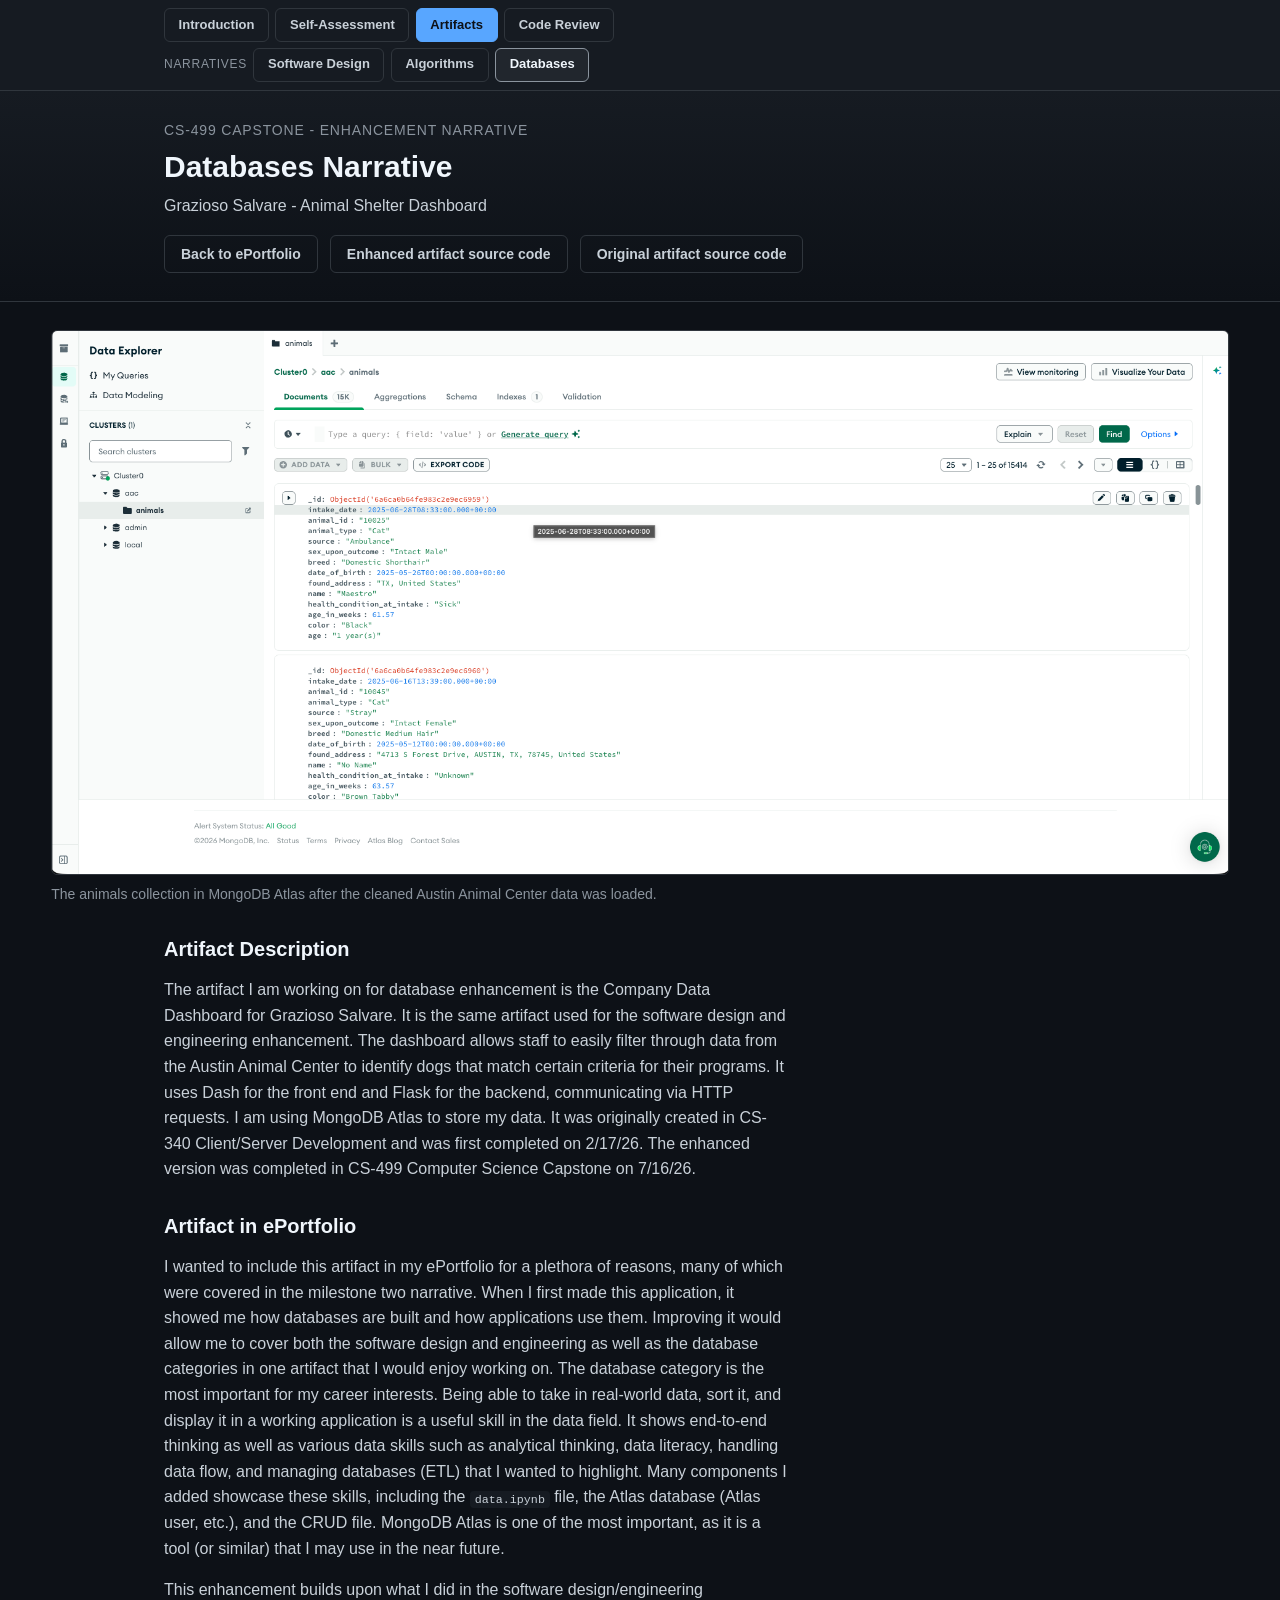
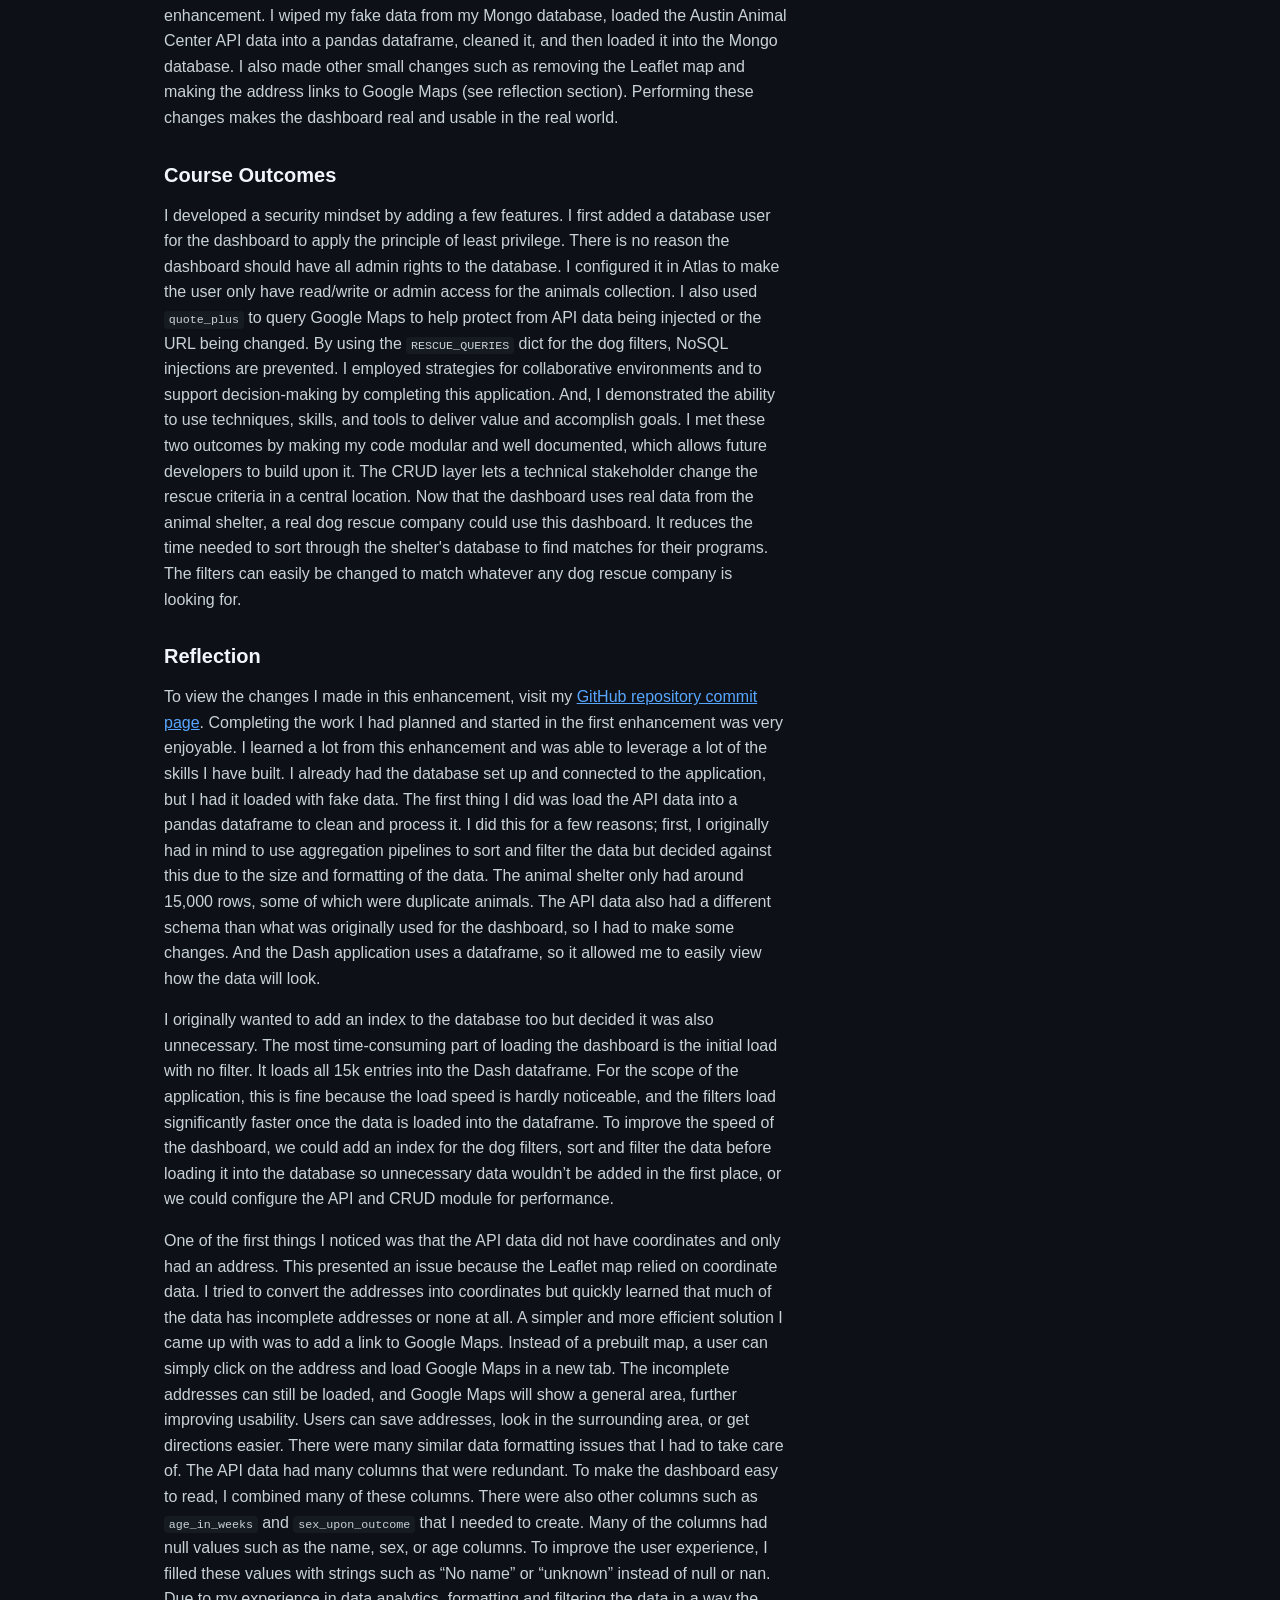
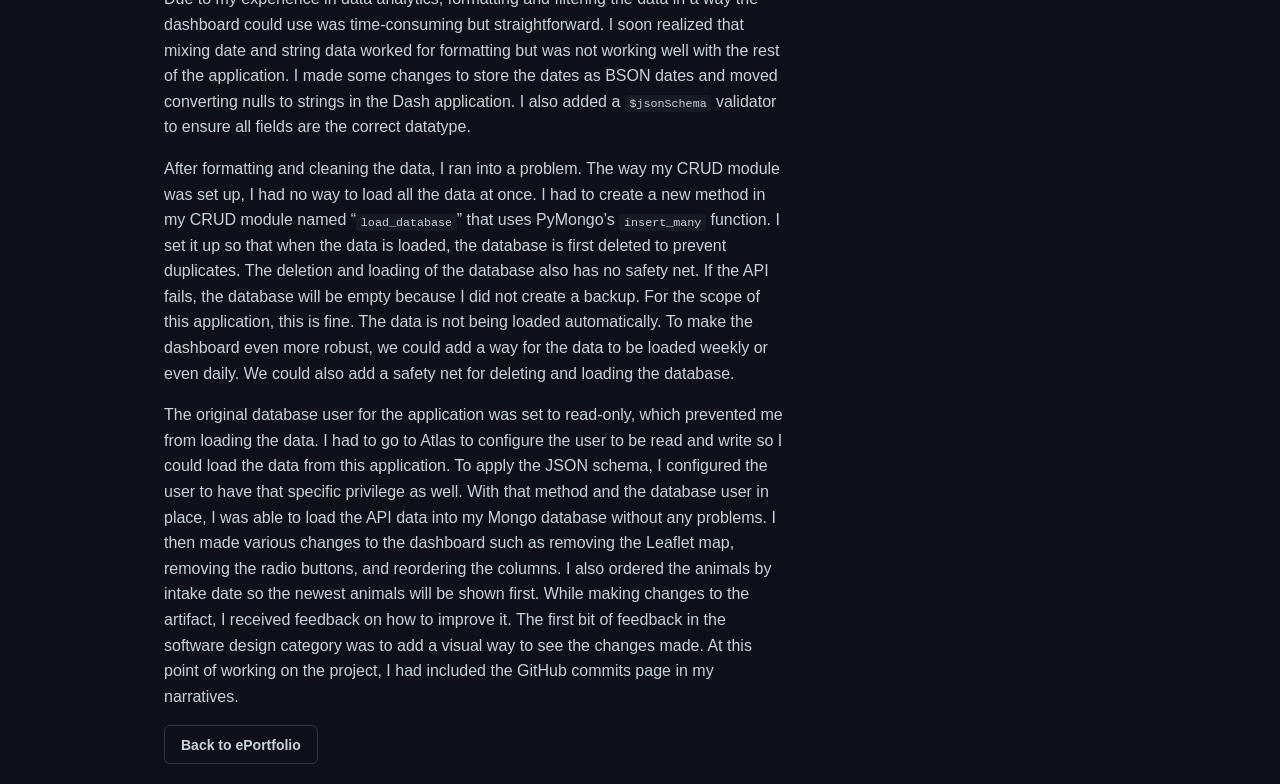
<file: databases-narrative.html>
<!-- Creston Getz -->
<!-- This is the  HTML file for my database narrative 8/10/26 -->
<!-- This code and all HTML files are inspired by https://developer.mozilla.org/en-US/docs/Learn_web_development/Core/Structuring_content/Basic_HTML_syntax -->
<!-- And examples from Claude were used on how to improve UI and UX. It also helped me learn how to connect HTML and CSS -->
 <!-- All writing, organization, and thoughts are my own -->

<!DOCTYPE html>
<html lang="en">

<head>
    <meta charset="UTF-8">
    <meta name="viewport" content="width=device-width, initial-scale=1.0">
    <title>Databases Narrative | Creston Getz</title>
    <link rel="stylesheet" href="style.css">
</head>

<body>
    <nav class="navbar" aria-label="Site navigation">
        <div class="navbar-inner">
            <div class="navbar-row">
                <a class="btn" href="index.html#intro">Introduction</a>
                <a class="btn" href="index.html#self-assessment">Self-Assessment</a>
                <a class="btn btn-primary" href="index.html#artifacts">Artifacts</a>
                <a class="btn" href="index.html#code-review">Code Review</a>
            </div>

            <div class="navbar-row">
                <span class="navbar-label">Narratives</span>
                <a class="btn" href="software-design-narrative.html">Software Design</a>
                <a class="btn" href="algorithms-narrative.html">Algorithms</a>
                <a class="btn" href="databases-narrative.html" aria-current="page">Databases</a>
            </div>
        </div>
    </nav>

    <header class="hero">
        <div class="hero-inner">
            <p class="eyebrow">CS-499 Capstone - Enhancement Narrative</p>
            <h1>Databases Narrative</h1>
            <p class="tagline">Grazioso Salvare - Animal Shelter Dashboard</p>

            <div class="buttons">
                <a class="btn" href="index.html">Back to ePortfolio</a>
                <a class="btn" href="https://github.com/crestongetz/Animal-Shelter-Dashboard-Grazioso-Salvare">Enhanced artifact source code</a>
                <a class="btn" href="https://github.com/crestongetz/Animal-Shelter-WebDashboard-Grazioso-Salvare/tree/main">Original artifact source code</a>
            </div>
        </div>
    </header>

    <section class="section narrative">
        <figure class="artifact-demo narrative-figure">
            <img src="assets/MongoDB-Atlas.png"
                 alt="MongoDB Atlas Data Explorer showing the animals collection in the aac database,
                      with 15,414 documents containing fields such as intake_date, animal_type,
                      breed, found_address, age_in_weeks, and health_condition_at_intake">
            <figcaption>
                The animals collection in MongoDB Atlas after the cleaned Austin Animal Center data
                was loaded.
            </figcaption>
        </figure>

        <h2>Artifact Description</h2>
        <p>
            The artifact I am working on for database enhancement is the Company Data Dashboard for
            Grazioso Salvare. It is the same artifact used for the software design and engineering
            enhancement. The dashboard allows staff to easily filter through data from the Austin
            Animal Center to identify dogs that match certain criteria for their programs. It uses
            Dash for the front end and Flask for the backend, communicating via HTTP requests. I am
            using MongoDB Atlas to store my data. It was originally created in CS-340 Client/Server
            Development and was first completed on 2/17/26. The enhanced version was completed in
            CS-499 Computer Science Capstone on 7/16/26.
        </p>

        <h2>Artifact in ePortfolio</h2>
        <p>
            I wanted to include this artifact in my ePortfolio for a plethora of reasons, many of
            which were covered in the milestone two narrative. When I first made this application, it
            showed me how databases are built and how applications use them. Improving it would allow
            me to cover both the software design and engineering as well as the database categories
            in one artifact that I would enjoy working on. The database category is the most
            important for my career interests. Being able to take in real-world data, sort it, and
            display it in a working application is a useful skill in the data field. It shows
            end-to-end thinking as well as various data skills such as analytical thinking, data
            literacy, handling data flow, and managing databases (ETL) that I wanted to highlight.
            Many components I added showcase these skills, including the <code>data.ipynb</code>
            file, the Atlas database (Atlas user, etc.), and the CRUD file. MongoDB Atlas is one of
            the most important, as it is a tool (or similar) that I may use in the near future.
        </p>
        <p>
            This enhancement builds upon what I did in the software design/engineering enhancement. I
            wiped my fake data from my Mongo database, loaded the Austin Animal Center API data into
            a pandas dataframe, cleaned it, and then loaded it into the Mongo database. I also made
            other small changes such as removing the Leaflet map and making the address links to
            Google Maps (see reflection section). Performing these changes makes the dashboard real
            and usable in the real world.
        </p>

        <h2>Course Outcomes</h2>
        <p>
           I developed a security mindset by adding a few features. I first added a database user for the
            dashboard to apply the principle of least privilege. There is no reason the dashboard
            should have all admin rights to the database. I configured it in Atlas to make the user
            only have read/write or admin access for the animals collection. I also used
            <code>quote_plus</code> to query Google Maps to help protect from API data being injected
            or the URL being changed. By using the <code>RESCUE_QUERIES</code> dict for the dog
            filters, NoSQL injections are prevented. I employed strategies for collaborative
            environments and to support decision-making by completing this application. And, I
            demonstrated the ability to use techniques, skills, and tools to deliver value and
            accomplish goals. I met these two outcomes by making my code modular and well documented,
            which allows future developers to build upon it. The CRUD layer lets a technical
            stakeholder change the rescue criteria in a central location. Now that the dashboard uses
            real data from the animal shelter, a real dog rescue company could use this dashboard. It
            reduces the time needed to sort through the shelter's database to find matches for their
            programs. The filters can easily be changed to match whatever any dog rescue company is
            looking for.
        </p>

        <h2>Reflection</h2>
        <p>
            To view the changes I made in this enhancement, visit my
            <a href="https://github.com/crestongetz/Animal-Shelter-Dashboard-Grazioso-Salvare/commits/main">GitHub repository commit page</a>.
            Completing the work I had planned and started in the first enhancement was very
            enjoyable. I learned a lot from this enhancement and was able to leverage a lot of the
            skills I have built. I already had the database set up and connected to the application,
            but I had it loaded with fake data. The first thing I did was load the API data into a
            pandas dataframe to clean and process it. I did this for a few reasons; first, I
            originally had in mind to use aggregation pipelines to sort and filter the data but
            decided against this due to the size and formatting of the data. The animal shelter only
            had around 15,000 rows, some of which were duplicate animals. The API data also had a
            different schema than what was originally used for the dashboard, so I had to make some
            changes. And the Dash application uses a dataframe, so it allowed me to easily view how
            the data will look.
        </p>
        <p>
            I originally wanted to add an index to the database too but decided it was also
            unnecessary. The most time-consuming part of loading the dashboard is the initial load
            with no filter. It loads all 15k entries into the Dash dataframe. For the scope of the
            application, this is fine because the load speed is hardly noticeable, and the filters
            load significantly faster once the data is loaded into the dataframe. To improve the
            speed of the dashboard, we could add an index for the dog filters, sort and filter the
            data before loading it into the database so unnecessary data wouldn’t be added in the
            first place, or we could configure the API and CRUD module for performance.
        </p>
        <p>
            One of the first things I noticed was that the API data did not have coordinates and only
            had an address. This presented an issue because the Leaflet map relied on coordinate
            data. I tried to convert the addresses into coordinates but quickly learned that much of
            the data has incomplete addresses or none at all. A simpler and more efficient solution I
            came up with was to add a link to Google Maps. Instead of a prebuilt map, a user can
            simply click on the address and load Google Maps in a new tab. The incomplete addresses
            can still be loaded, and Google Maps will show a general area, further improving
            usability. Users can save addresses, look in the surrounding area, or get directions
            easier. There were many similar data formatting issues that I had to take care of. The
            API data had many columns that were redundant. To make the dashboard easy to read, I
            combined many of these columns. There were also other columns such as
            <code>age_in_weeks</code> and <code>sex_upon_outcome</code> that I needed to create. Many
            of the columns had null values such as the name, sex, or age columns. To improve the user
            experience, I filled these values with strings such as “No name” or “unknown” instead of
            null or nan. Due to my experience in data analytics, formatting and filtering the data in
            a way the dashboard could use was time-consuming but straightforward. I soon realized
            that mixing date and string data worked for formatting but was not working well with the
            rest of the application. I made some changes to store the dates as BSON dates and moved
            converting nulls to strings in the Dash application. I also added a
            <code>$jsonSchema</code> validator to ensure all fields are the correct datatype.
        </p>
        <p>
            After formatting and cleaning the data, I ran into a problem. The way my CRUD module was
            set up, I had no way to load all the data at once. I had to create a new method in my
            CRUD module named “<code>load_database</code>” that uses PyMongo’s
            <code>insert_many</code> function. I set it up so that when the data is loaded, the
            database is first deleted to prevent duplicates. The deletion and loading of the database
            also has no safety net. If the API fails, the database will be empty because I did not
            create a backup. For the scope of this application, this is fine. The data is not being
            loaded automatically. To make the dashboard even more robust, we could add a way for the
            data to be loaded weekly or even daily. We could also add a safety net for deleting and
            loading the database.
        </p>
        <p>
            The original database user for the application was set to read-only, which prevented me
            from loading the data. I had to go to Atlas to configure the user to be read and write so
            I could load the data from this application. To apply the JSON schema, I configured the
            user to have that specific privilege as well. With that method and the database user in
            place, I was able to load the API data into my Mongo database without any problems. I
            then made various changes to the dashboard such as removing the Leaflet map, removing the
            radio buttons, and reordering the columns. I also ordered the animals by intake date so
            the newest animals will be shown first. While making changes to the artifact, I received
            feedback on how to improve it. The first bit of feedback in the software design category
            was to add a visual way to see the changes made. At this point of working on the project,
            I had included the GitHub commits page in my narratives.
        </p>

        <div class="buttons">
            <a class="btn" href="index.html">Back to ePortfolio</a>
        </div>
    </section>

</body>

</html>
</file>
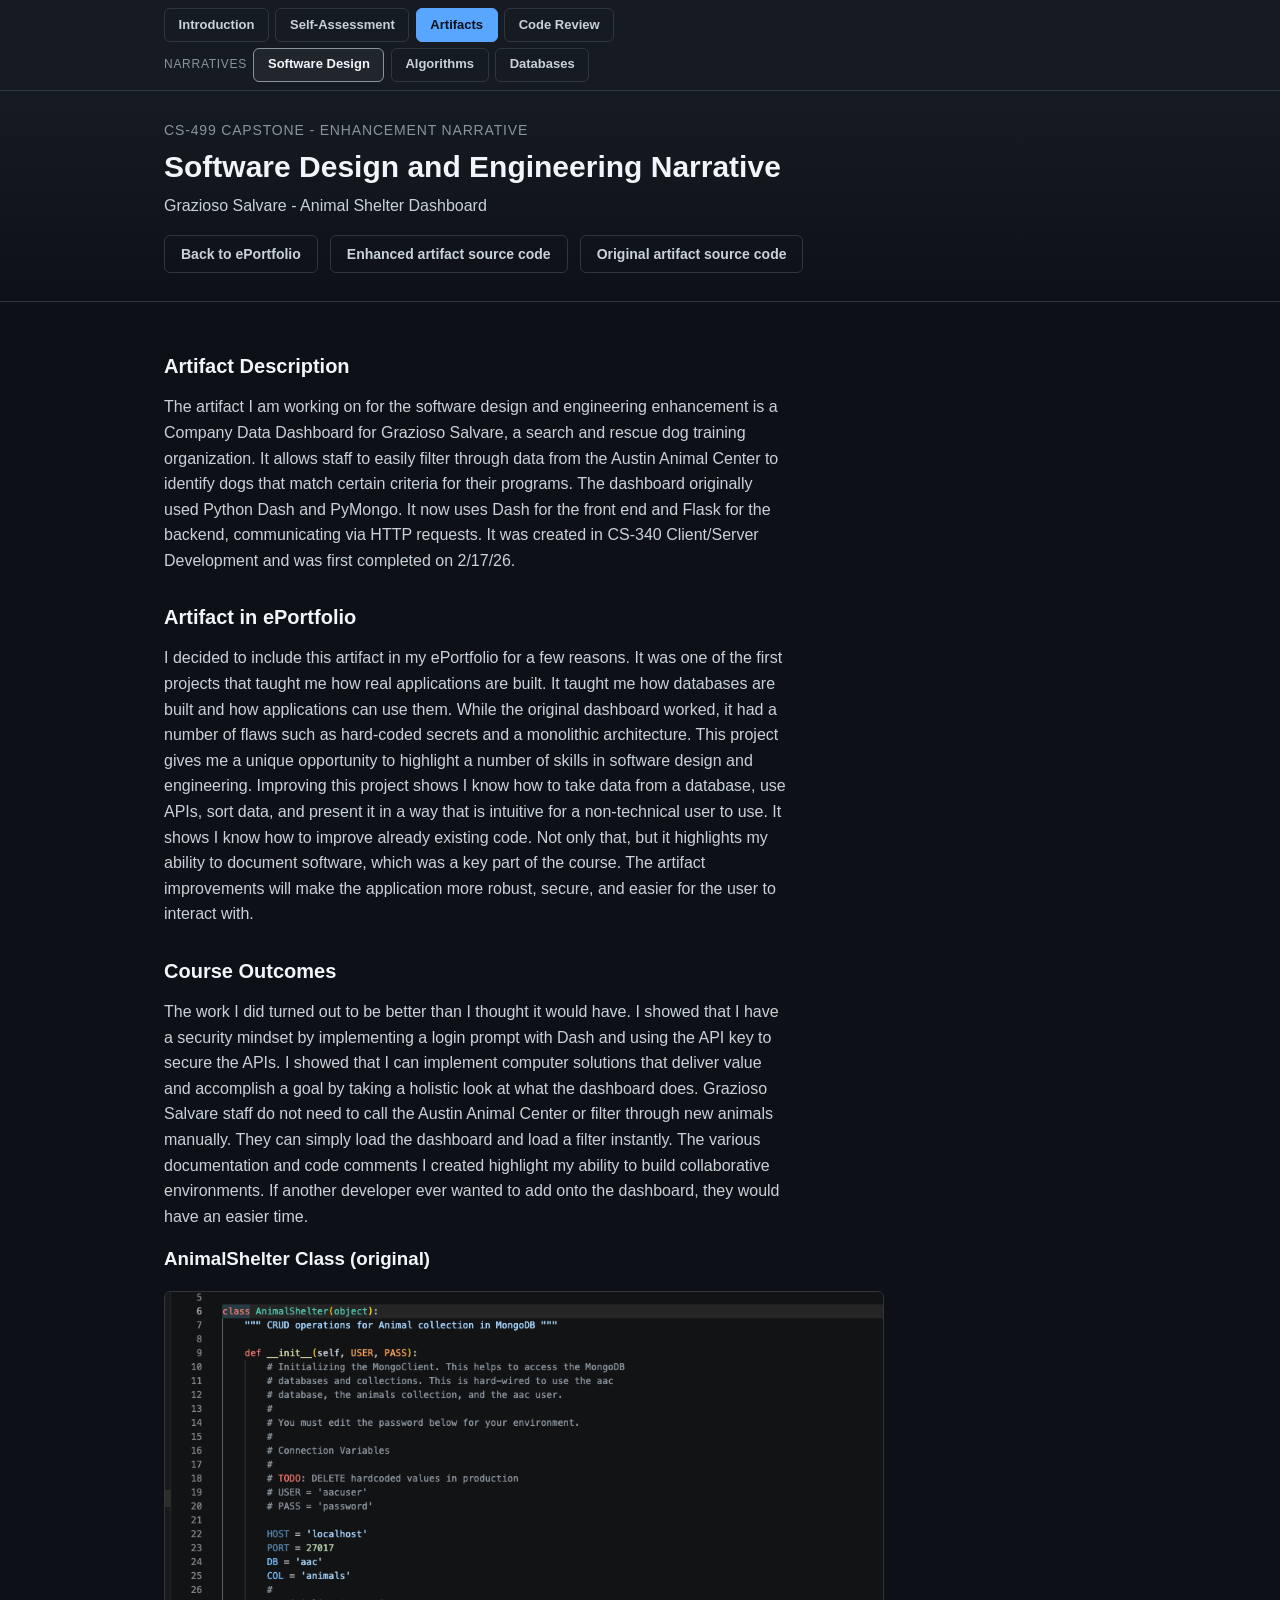
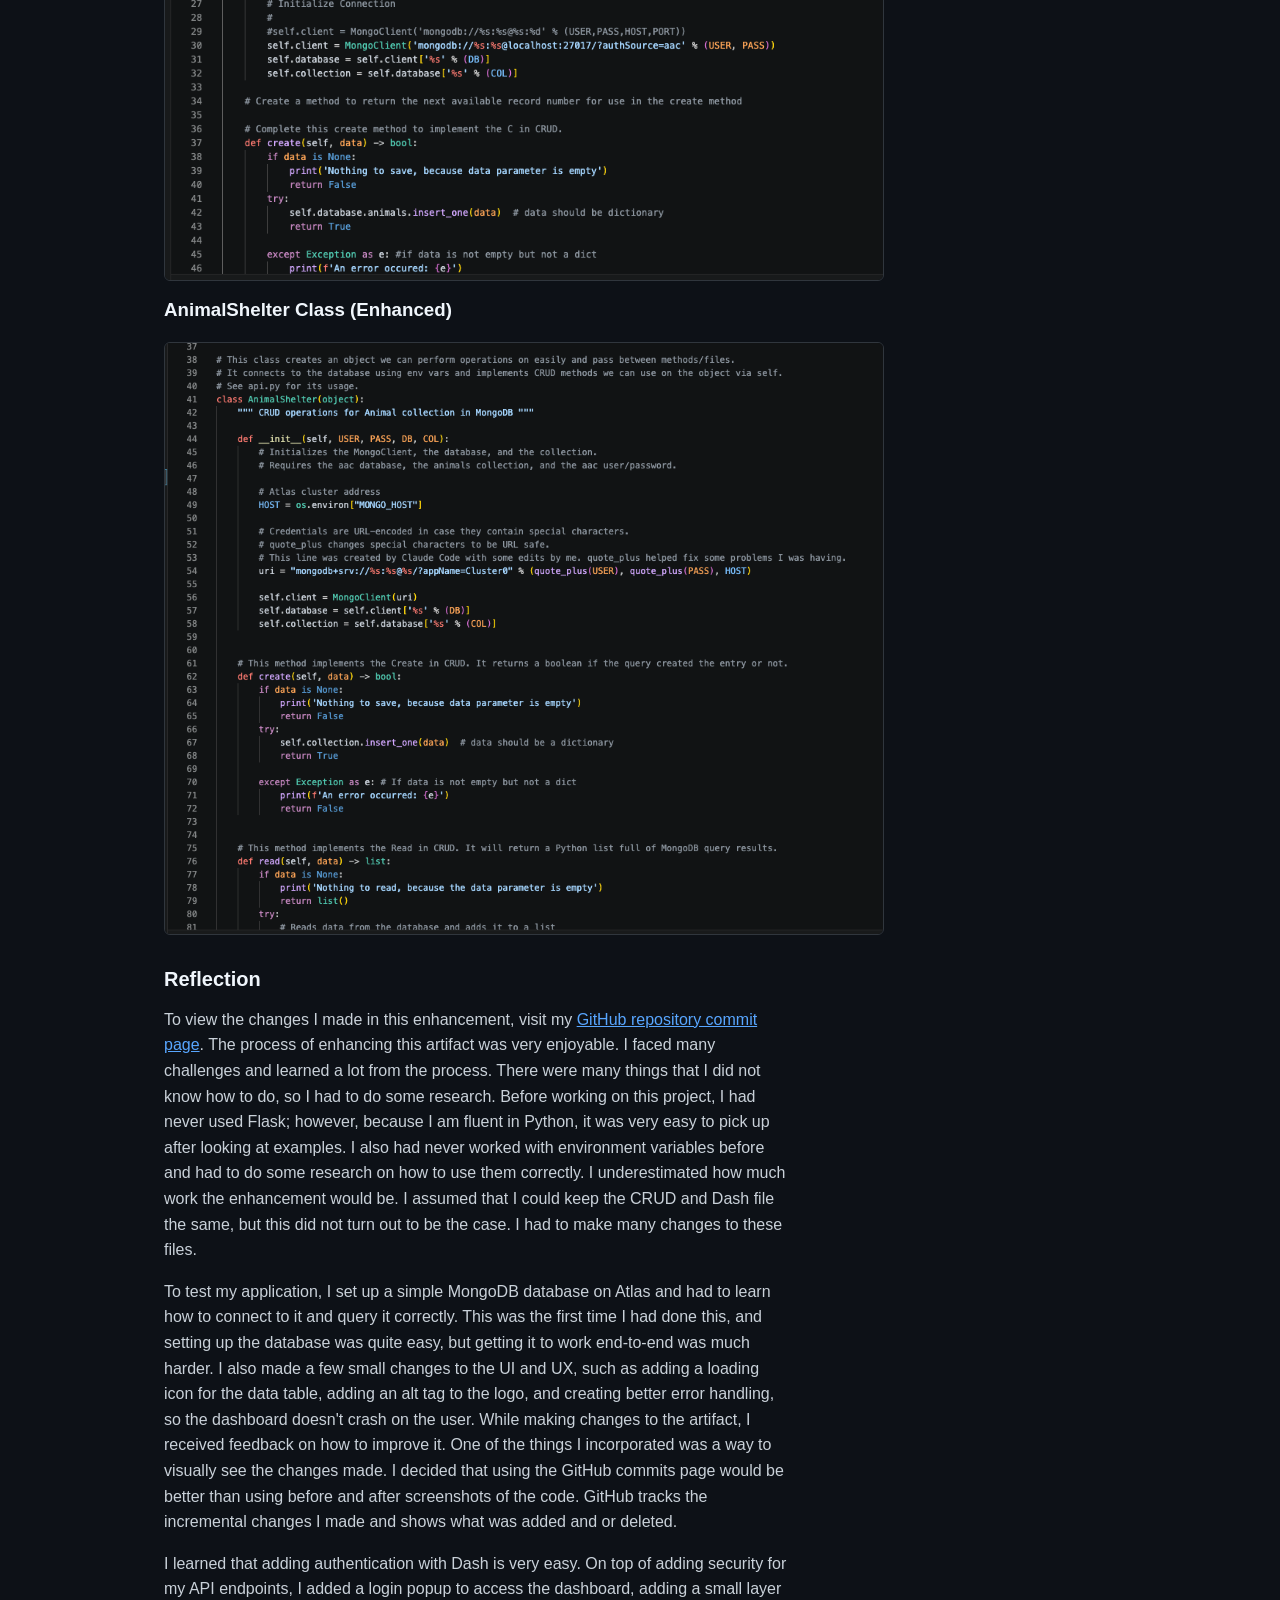
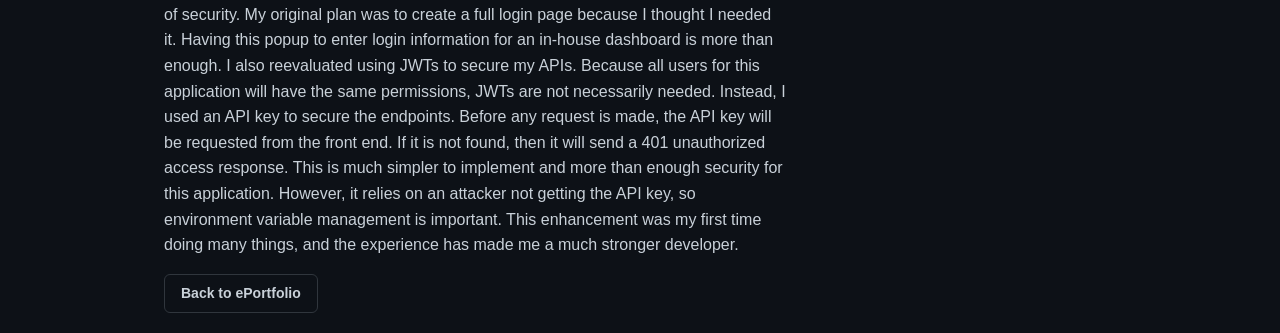
<file: software-design-narrative.html>
<!-- Creston Getz -->
<!-- This is the  HTML file for my Software Design and Engineering Narrative 8/10/26 -->
<!-- This code and all HTML files are inspired by https://developer.mozilla.org/en-US/docs/Learn_web_development/Core/Structuring_content/Basic_HTML_syntax -->
<!-- And examples from Claude were used. All writing, organization, and thoughts are my own -->

<!DOCTYPE html>
<html lang="en">

<head>
    <meta charset="UTF-8">
    <meta name="viewport" content="width=device-width, initial-scale=1.0">
    <title>Software Design and Engineering Narrative | Creston Getz</title>
    <link rel="stylesheet" href="style.css">
</head>

<body>
    <nav class="navbar" aria-label="Site navigation">
        <div class="navbar-inner">
            <div class="navbar-row">
                <a class="btn" href="index.html#intro">Introduction</a>
                <a class="btn" href="index.html#self-assessment">Self-Assessment</a>
                <a class="btn btn-primary" href="index.html#artifacts">Artifacts</a>
                <a class="btn" href="index.html#code-review">Code Review</a>
            </div>

            <div class="navbar-row">
                <span class="navbar-label">Narratives</span>
                <a class="btn" href="software-design-narrative.html" aria-current="page">Software Design</a>
                <a class="btn" href="algorithms-narrative.html">Algorithms</a>
                <a class="btn" href="databases-narrative.html">Databases</a>
            </div>
        </div>
    </nav>

    <header class="hero">
        <div class="hero-inner">
            <p class="eyebrow">CS-499 Capstone - Enhancement Narrative</p>
            <h1>Software Design and Engineering Narrative</h1>
            <p class="tagline">Grazioso Salvare - Animal Shelter Dashboard</p>

            <div class="buttons">
                <a class="btn" href="index.html">Back to ePortfolio</a>
                <a class="btn" href="https://github.com/crestongetz/Animal-Shelter-Dashboard-Grazioso-Salvare">Enhanced artifact source code</a>
                <a class="btn" href="https://github.com/crestongetz/Animal-Shelter-WebDashboard-Grazioso-Salvare/tree/main">Original artifact source code</a>
            </div>
        </div>
    </header>

    <section class="section narrative">
        <h2>Artifact Description</h2>
        <p>
            The artifact I am working on for the software design and engineering enhancement is a
            Company Data Dashboard for Grazioso Salvare, a search and rescue dog training
            organization. It allows staff to easily filter through data from the Austin Animal
            Center to identify dogs that match certain criteria for their programs. The dashboard
            originally used Python Dash and PyMongo. It now uses Dash for the front end and Flask
            for the backend, communicating via HTTP requests. It was created in CS-340
            Client/Server Development and was first completed on 2/17/26.
        </p>

        <h2>Artifact in ePortfolio</h2>
        <p>
            I decided to include this artifact in my ePortfolio for a few reasons. It was one of the
            first projects that taught me how real applications are built. It taught me how
            databases are built and how applications can use them. While the original dashboard
            worked, it had a number of flaws such as hard-coded secrets and a monolithic
            architecture. This project gives me a unique opportunity to highlight a number of skills
            in software design and engineering. Improving this project shows I know how to take data
            from a database, use APIs, sort data, and present it in a way that is intuitive for a
            non-technical user to use. It shows I know how to improve already existing code. Not only
            that, but it highlights my ability to document software, which was a key part of the
            course. The artifact improvements will make the application more robust, secure, and
            easier for the user to interact with.
        </p>

        <h2>Course Outcomes</h2>
        <p>
           The work I did turned out to be better than I thought it would have. I showed that I have a security
            mindset by implementing a login prompt with Dash and using the API key to secure the
            APIs. I showed that I can implement computer solutions that deliver value and accomplish
            a goal by taking a holistic look at what the dashboard does. Grazioso Salvare staff do
            not need to call the Austin Animal Center or filter through new animals manually. They
            can simply load the dashboard and load a filter instantly. The various documentation and
            code comments I created highlight my ability to build collaborative environments. If
            another developer ever wanted to add onto the dashboard, they would have an easier time.
        </p>


        <h3>AnimalShelter Class (original)</h3>
        <figure class="artifact-demo">
            <img src="assets/AnimalShelterClassOriginal.png"
                 alt="Animal Shelter class object connecting to acc database using hardcoded secrets, poor comments, and the create method
                 in CRUD">
        </figure>

        <h3>AnimalShelter Class (Enhanced)</h3>
        <figure class="artifact-demo">
            <img src="assets/AnimalShelterClassEnhanced.png"
                 alt="Animal Shelter class object using env variables to connect to the acc database, quote_plus for the URL, better code comments,
                 the create method in CRUD and part of the read method">
        </figure>

        <h2>Reflection</h2>
        <p>
            To view the changes I made in this enhancement, visit my
            <a href="https://github.com/crestongetz/Animal-Shelter-Dashboard-Grazioso-Salvare/commits/main">GitHub repository commit page</a>.
            The process of enhancing this artifact was very enjoyable. I faced many challenges and
            learned a lot from the process. There were many things that I did not know how to do, so
            I had to do some research. Before working on this project, I had never used Flask;
            however, because I am fluent in Python, it was very easy to pick up after looking at
            examples. I also had never worked with environment variables before and had to do some
            research on how to use them correctly. I underestimated how much work the enhancement
            would be. I assumed that I could keep the CRUD and Dash file the same, but this did not
            turn out to be the case. I had to make many changes to these files.
        </p>
        <p>
            To test my application, I set up a simple MongoDB database on Atlas and had to learn how to connect to it and
            query it correctly. This was the first time I had done this, and setting up the database
            was quite easy, but getting it to work end-to-end was much harder. I also made a few
            small changes to the UI and UX, such as adding a loading icon for the data table, adding
            an alt tag to the logo, and creating better error handling, so the dashboard doesn't
            crash on the user. While making changes to the artifact, I received feedback on how to improve it.
            One of the things I incorporated was a way to visually see the changes made. I decided that using the
            GitHub commits page would be better than using before and after screenshots of the code.
            GitHub tracks the incremental changes I made and shows what was added and or deleted.
        </p>
        <p>
            I learned that adding authentication with Dash is very easy. On top of adding security
            for my API endpoints, I added a login popup to access the dashboard, adding a small layer
            of security. My original plan was to create a full login page because I thought I needed
            it. Having this popup to enter login information for an in-house dashboard is more than
            enough. I also reevaluated using JWTs to secure my APIs. Because all users for this
            application will have the same permissions, JWTs are not necessarily needed. Instead, I
            used an API key to secure the endpoints. Before any request is made, the API key will be
            requested from the front end. If it is not found, then it will send a 401 unauthorized
            access response. This is much simpler to implement and more than enough security for this
            application. However, it relies on an attacker not getting the API key, so environment
            variable management is important. This enhancement was my first time doing many things,
            and the experience has made me a much stronger developer.
        </p>

        <div class="buttons">
            <a class="btn" href="index.html">Back to ePortfolio</a>
        </div>
    </section>

</body>

</html>
</file>
<file: style.css>
/* 

Creston Getz
CSS for my ePortfolio - 8/13/26
Inspired by the following:
https://developer.mozilla.org/en-US/docs/Learn_web_development/Core/Styling_basics
https://www.youtube.com/watch?v=uTPO6fKtBvM
https://www.w3schools.com/html/html_css.asp
https://www.w3schools.com/cssref/css_units.php
https://www.w3schools.com/cssref/css_colors.php
Examples from Claude on how to integrate the above resources. 
   
Rem, px, and em are used throughout this CSS file for expressing length.
Rem is relative to the font-size of the root element.
Em is relative to the font-size of an element. It is used less than rem in this file.

--ACADEMIC NOTE--
Claude Code was used to integrate the above resources.
I reviewed, changed, and commented on all of it. The layout and accessibility decisions were made by me.
And I wanted my ePortfolio to look the best it could for future employers.
All artifact code, enhancements, narratives, and the professional self-assessment are my own work.

*/

* { box-sizing: border-box; }
html { scroll-behavior: smooth; }

body {
    margin: 0;
    background-color: #0d1117;
    color: #c9d1d9;
    font-family: -apple-system, "Segoe UI", Roboto, Helvetica, Arial, sans-serif; /* safe fonts with backups*/
    line-height: 1.6;
}

h1, h2, h3, h4 { color: #f0f6fc; line-height: 1.2; }
a { color: #58a6ff; }

/* Same width and side padding for the hero, nav and sections */
.hero-inner, .navbar-inner, .section {
    max-width: 1000px;
    margin: 0 auto;
    padding: 0 1.5rem;
}

/* scroll-margin clears for two row nav */
.section { padding: 1.25rem 1.5rem; scroll-margin-top: 6.5rem; }

/* Keeps paragraphs to one readable measure */
.intro p, .narrative p, .narrative h2, .narrative .references, .outcome,
#self-assessment p, #artifacts p, #artifacts h4 { max-width: 70ch; }

/* Small grey uppercase labels */
.eyebrow, .navbar-label, .recognition h3 {
    color: #8b949e;
    font-size: 0.875rem;
    text-transform: uppercase;
    letter-spacing: 0.06em;
}

/* Hero */
.hero {
    background: linear-gradient(180deg, #161b22, #0d1117);
    border-bottom: 1px solid #30363d;
    padding: 1.75rem 0;
}

.eyebrow { margin: 0 0 0.5rem; }
.hero h1 { margin: 0 0 0.5rem; font-size: 1.875rem; }
.tagline { margin: 0 0 1rem; font-size: 1rem; max-width: 40rem; }

/* Buttons for links */
.buttons, .navbar-row { display: flex; flex-wrap: wrap; gap: 0.75rem; }

.btn {
    display: inline-block;
    padding: 0.45rem 1rem;
    border: 1px solid #30363d;
    border-radius: 6px;
    color: #c9d1d9;
    font-size: 0.875rem;
    font-weight: 600;
    text-decoration: none;
}

.btn:hover { background-color: #161b22; }

/* Artifacts is the primary destination in the nav */
.btn-primary { background-color: #58a6ff; border-color: #58a6ff; color: #0d1117; font-weight: 700; }
.btn-primary:hover { background-color: #79c0ff; border-color: #79c0ff; }

/* Marks the narrative page the reader is on */
.btn[aria-current="page"] { background-color: #21262d; border-color: #8b949e; color: #f0f6fc; }

/* Header nav bar, two stacked rows */
.navbar {
    position: sticky;
    top: 0;
    z-index: 10;
    padding: 0.5rem 0;
    background-color: #161b22;
    border-bottom: 1px solid #30363d;
}

.navbar-inner { display: flex; flex-direction: column; gap: 0.35rem; }
.navbar-row { align-items: center; gap: 0.4rem; }
.navbar-label { font-size: 0.75rem; }
.navbar .btn { padding: 0.35rem 0.85rem; font-size: 0.8125rem; }

/* Demo GIFs and the embedded code review */
.artifact-demo { margin: 1.25rem 0 0; max-width: 720px; }
.video-embed { margin: 1.25rem 0; max-width: 720px; aspect-ratio: 16 / 9; }

.artifact-demo img, .video-embed iframe {
    width: 100%;
    border: 1px solid #30363d;
    border-radius: 6px;
}

.artifact-demo img { display: block; height: auto; }
.video-embed iframe { height: 100%; }
.artifact-demo figcaption { margin-top: 0.5rem; font-size: 0.875rem; color: #8b949e; }

/* Wide Atlas screenshot in database narrative */
.narrative-figure {
    width: min(1400px, 92vw);
    max-width: none;
    margin: 0.5rem 0 0 50%;
    transform: translateX(-50%);
}

.narrative code {
    padding: 0.1rem 0.3rem;
    border-radius: 4px;
    background-color: #161b22;
    font-size: 0.9em;
}

.narrative h2 { margin: 2rem 0 0.5rem; font-size: 1.25rem; }
.narrative .references { padding-left: 1.25rem; font-size: 0.9rem; }
.narrative .references li, .honors li { margin-bottom: 0.75rem; }

/* Wide tables scroll instead of stretching the page */
.table-wrap { margin: 1rem 0 1.5rem; overflow-x: auto; }

.table-wrap table {
    border-collapse: collapse;
    width: 100%;
    min-width: 640px;
    font-size: 0.875rem;
}

.table-wrap th, .table-wrap td {
    padding: 0.5rem 0.75rem;
    border: 1px solid #30363d;
    text-align: left;
    vertical-align: top;
}

.table-wrap th { color: #f0f6fc; }
.table-wrap thead th { background-color: #161b22; }
.table-wrap tbody th { font-weight: 600; }
.table-wrap tbody tr:nth-child(even) { background-color: rgba(22, 27, 34, 0.5); }

#self-assessment h3 { margin-top: 2.5rem; }
#artifacts h4, .outcome summary h4 { font-size: 1.05rem; }
#artifacts h4 { margin: 2rem 0 0.5rem; }

/* Course outcomes use native <details> */
.outcome {
    margin-top: 0.75rem;
    border: 1px solid #30363d;
    border-radius: 6px;
    background-color: #161b22;
}

.outcome summary { padding: 0.75rem 1rem; cursor: pointer; list-style: none; }
.outcome summary::-webkit-details-marker { display: none; }
.outcome summary:hover { background-color: #1c2129; }
.outcome summary:focus-visible { outline: 2px solid #f0f6fc; outline-offset: -2px; }
.outcome summary h4 { display: inline; }
.outcome > p { margin: 1rem; }

/* Arrow that flips when the section is open for course outcome sections */
.outcome summary::before {
    content: "";
    display: inline-block;
    width: 0.45rem;
    height: 0.45rem;
    margin-right: 0.65rem;
    border-right: 2px solid #8b949e;
    border-bottom: 2px solid #8b949e;
    transform: rotate(-45deg);
    transition: transform 0.15s ease;
}

.outcome[open] summary { border-bottom: 1px solid #30363d; }
.outcome[open] summary::before { transform: rotate(45deg); }

/* Intro and the recognition row under it */
.intro { padding-top: 2.5rem; }
.intro h2 { margin-top: 0; }

.recognition {
    display: grid;
    grid-template-columns: repeat(3, 1fr);
    gap: 2rem;
    margin-top: 2.5rem;
}

.recognition h3 { margin: 0 0 1rem; padding-top: 1.5rem; border-top: 1px solid #30363d; }

.merit-badges, .ncl-badge { display: block; width: 100%; margin-bottom: 1rem; }
.merit-badges { max-width: 280px; }
.ncl-badge { max-width: 150px; border-radius: 6px; }

.honors { margin: 0; padding: 0; list-style: none; }
.honors strong { display: block; color: #f0f6fc; font-size: 0.95rem; }
.honors span { font-size: 0.875rem; color: #8b949e; }

/* Mobile */
@media (max-width: 640px) {
    .recognition { grid-template-columns: 1fr; gap: 1.5rem; }
    .navbar .btn { padding: 0.4rem 0.75rem; font-size: 0.875rem; }
}
</file>
